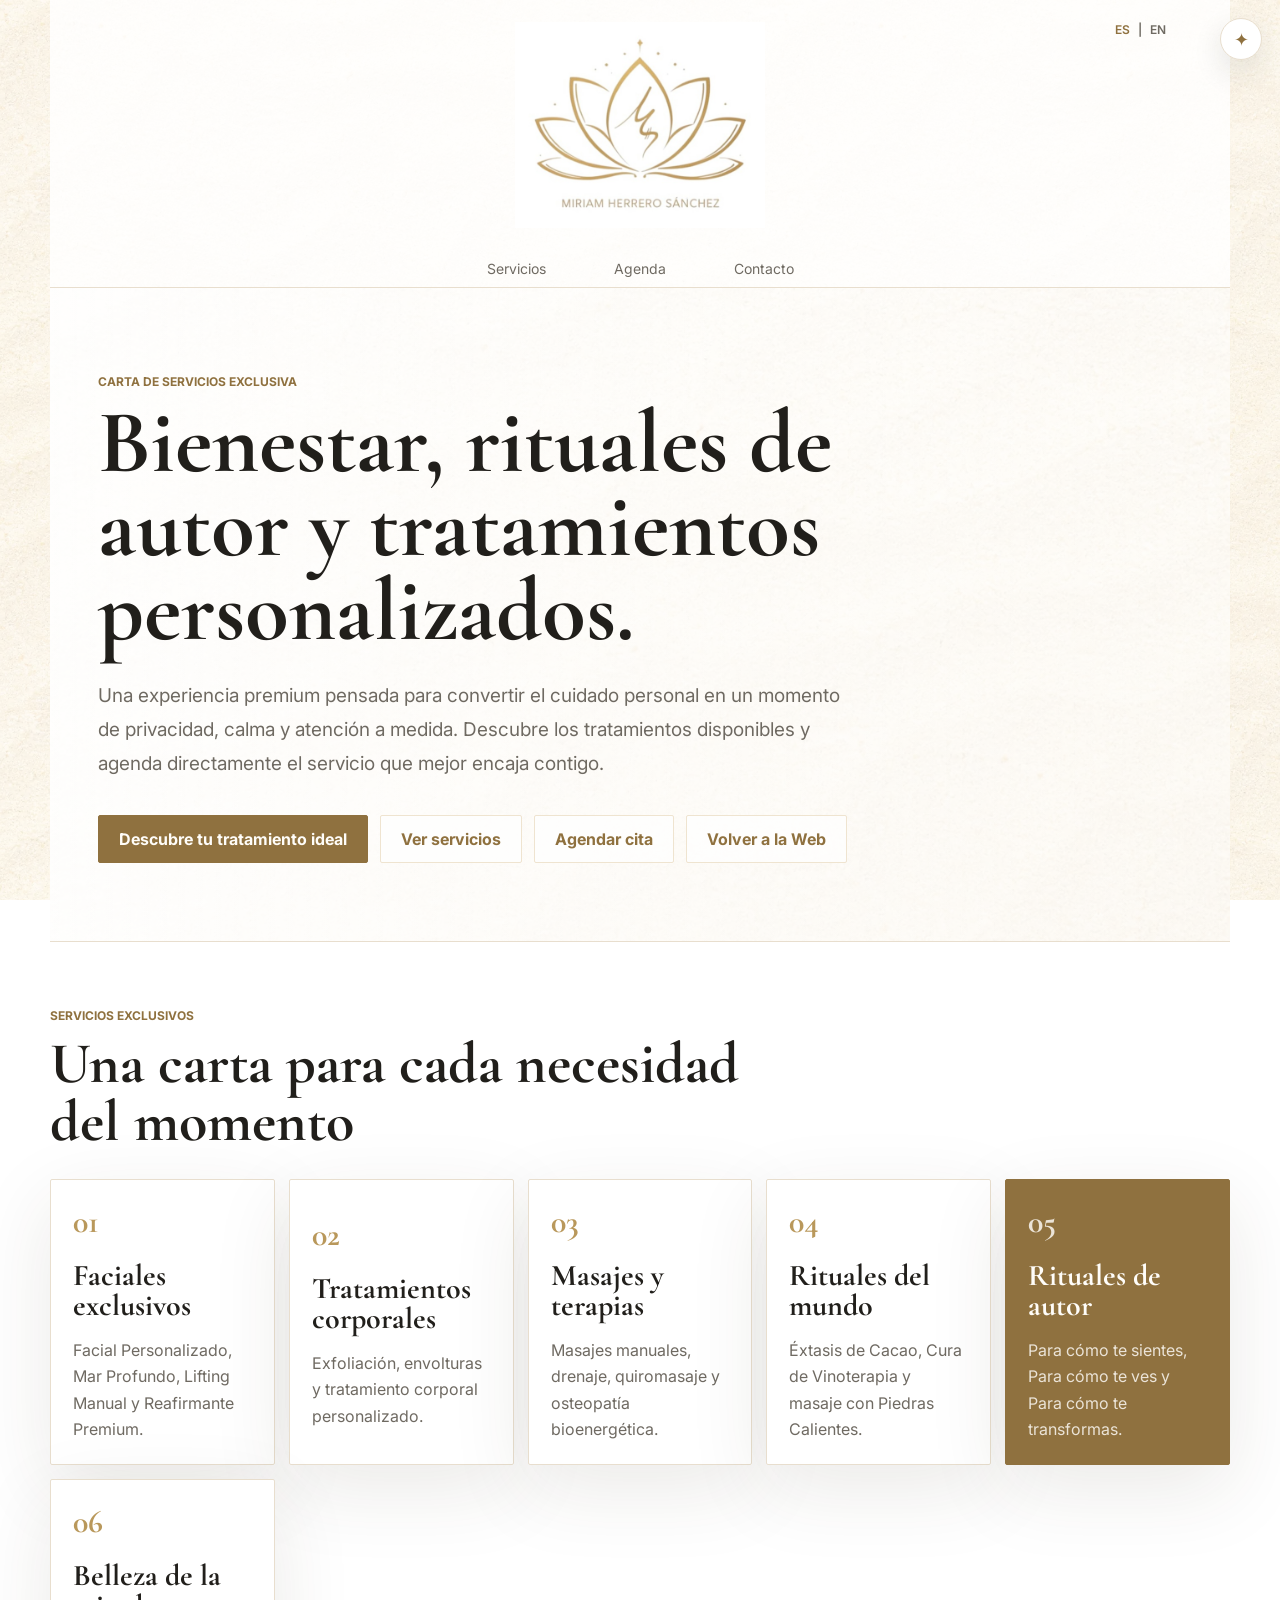
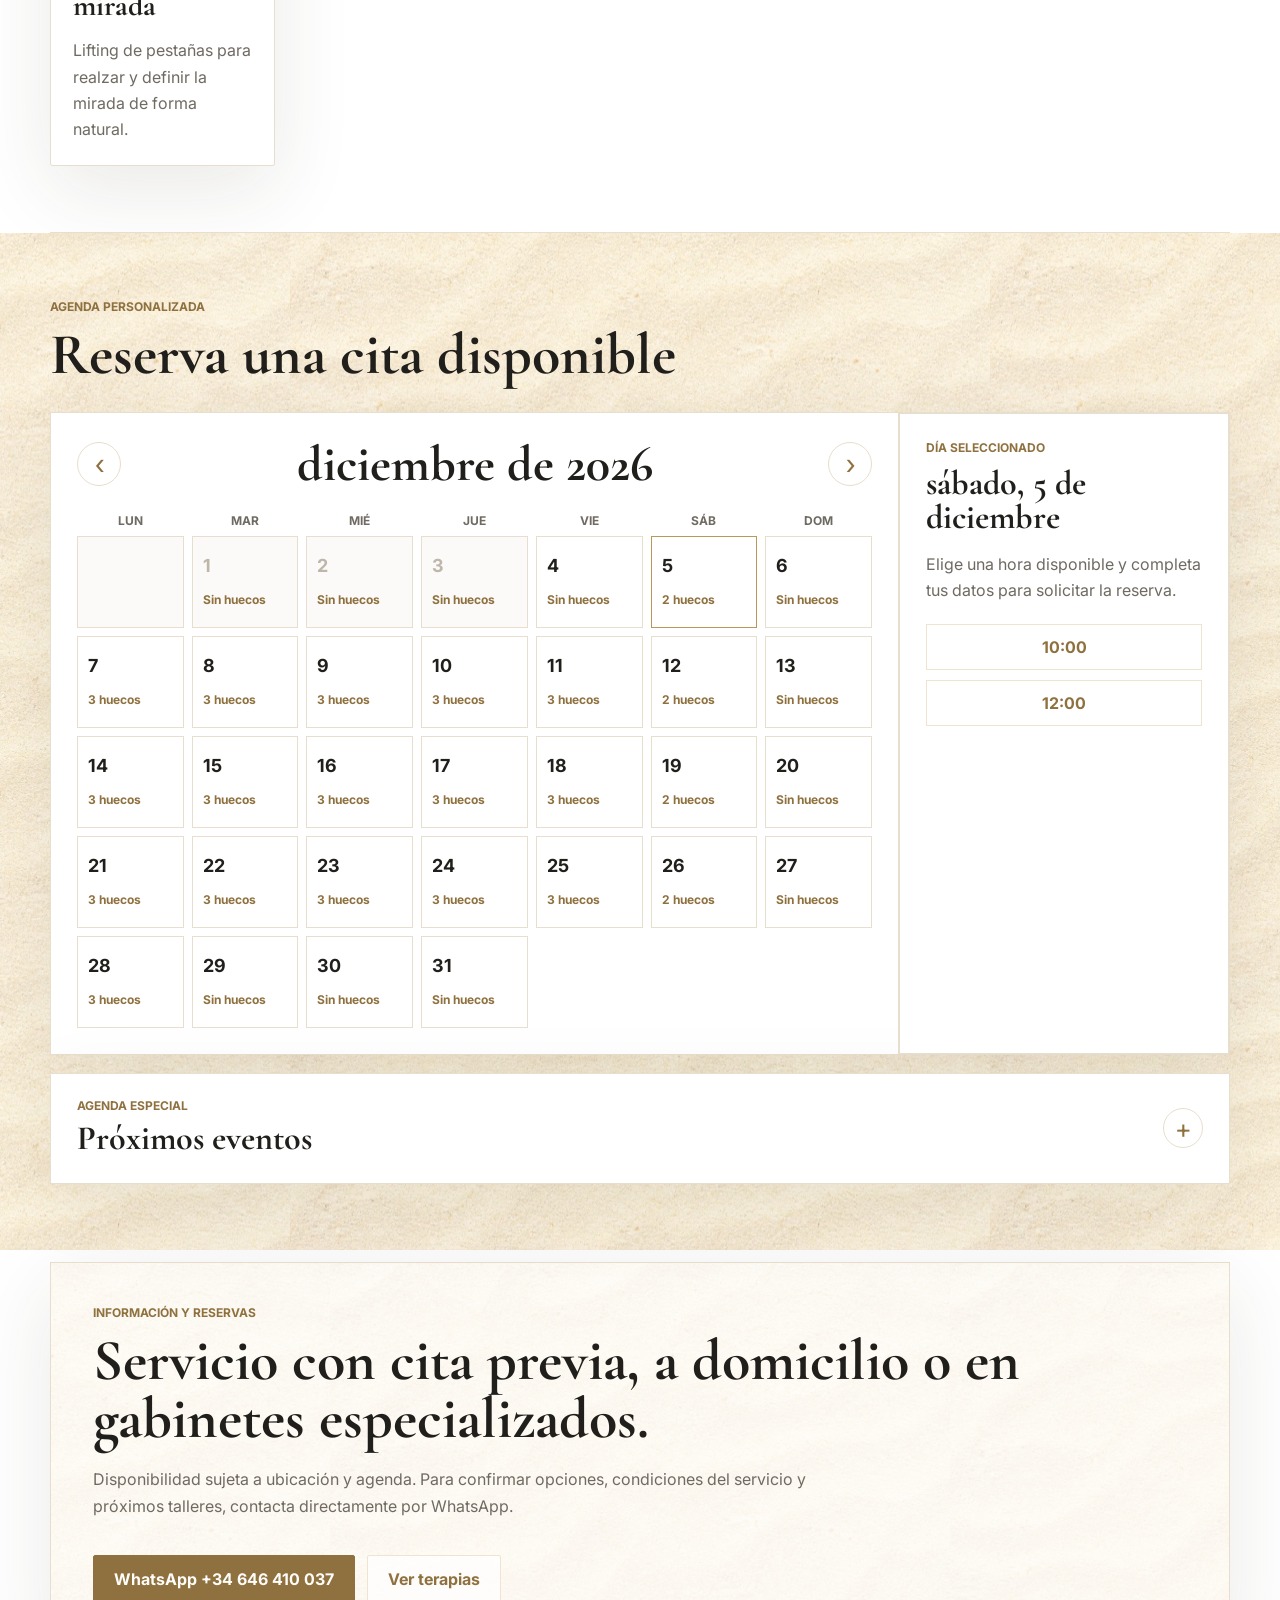
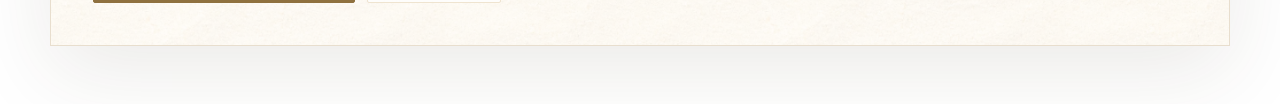
<file: index.html>
<!doctype html>
<html lang="es">
  <head>
    <meta charset="UTF-8" />
    <meta name="viewport" content="width=device-width, initial-scale=1.0" />
    <meta
      name="description"
      content="Servicios exclusivos, tratamientos personalizados y reservas de Miriam Herrero Sánchez."
    />
    <title>Miriam Herrero Sánchez | Servicios y reservas</title>
    <link rel="preconnect" href="https://fonts.googleapis.com" />
    <link rel="preconnect" href="https://fonts.gstatic.com" crossorigin />
    <link
      href="https://fonts.googleapis.com/css2?family=Cormorant+Garamond:wght@500;600;700&family=Inter:wght@400;500;600&display=swap"
      rel="stylesheet"
    />
    <link rel="stylesheet" href="./styles.css" />
  </head>
  <body>
    <div class="site-shell">
      <header class="site-header">
        <div class="language-switcher" aria-label="Seleccionar idioma">
          <a class="active" href="./index.html" lang="es" aria-current="page">ES</a>
          <span aria-hidden="true">|</span>
          <a href="./index-en.html" lang="en">EN</a>
        </div>
        <a class="brand" href="https://www.miriamherrerosanchez.com/" aria-label="Volver a la web de Miriam">
          <img src="./logo-cropped.jpeg" alt="Miriam Herrero Sánchez" />
        </a>
        <nav class="main-nav" aria-label="Navegación principal">
          <a href="#servicios">Servicios</a>
          <a href="#calendario">Agenda</a>
          <a href="#reserva">Contacto</a>
        </nav>
      </header>

      <main>
        <section class="hero" aria-labelledby="page-title">
          <video class="hero-video" autoplay muted loop playsinline preload="metadata" aria-hidden="true">
            <source src="./beach-hero.mp4" type="video/mp4" />
          </video>
          <div class="hero-video-overlay" aria-hidden="true"></div>
          <div class="hero-content">
            <p class="eyebrow">Carta de servicios exclusiva</p>
            <h1 id="page-title">Bienestar, rituales de autor y tratamientos personalizados.</h1>
            <p>
              Una experiencia premium pensada para convertir el cuidado personal en un momento de
              privacidad, calma y atención a medida. Descubre los tratamientos disponibles y agenda
              directamente el servicio que mejor encaja contigo.
            </p>
            <div class="hero-actions">
              <a class="primary-link" href="./ritual-finder.html">Descubre tu tratamiento ideal</a>
              <a class="secondary-link" href="#servicios">Ver servicios</a>
              <a class="secondary-link" href="#calendario">Agendar cita</a>
              <a class="secondary-link" href="https://www.miriamherrerosanchez.com/">Volver a la Web</a>
            </div>
          </div>
        </section>

        <section class="services-section" id="servicios" aria-labelledby="services-title">
          <div class="section-heading compact">
            <p class="eyebrow">Servicios exclusivos</p>
            <h2 id="services-title">Una carta para cada necesidad del momento</h2>
          </div>

          <div class="service-grid" aria-label="Familias de servicios">
            <button class="service-card" type="button" data-service-tab="faciales">
              <span>01</span>
              <h3>Faciales exclusivos</h3>
              <p>Facial Personalizado, Mar Profundo, Lifting Manual y Reafirmante Premium.</p>
            </button>
            <button class="service-card" type="button" data-service-tab="corporal">
              <span>02</span>
              <h3>Tratamientos corporales</h3>
              <p>Exfoliación, envolturas y tratamiento corporal personalizado.</p>
            </button>
            <button class="service-card" type="button" data-service-tab="masajes">
              <span>03</span>
              <h3>Masajes y terapias</h3>
              <p>Masajes manuales, drenaje, quiromasaje y osteopatía bioenergética.</p>
            </button>
            <button class="service-card" type="button" data-service-tab="rituales">
              <span>04</span>
              <h3>Rituales del mundo</h3>
              <p>Éxtasis de Cacao, Cura de Vinoterapia y masaje con Piedras Calientes.</p>
            </button>
            <button class="service-card featured" type="button" data-service-tab="autor">
              <span>05</span>
              <h3>Rituales de autor</h3>
              <p>Para cómo te sientes, Para cómo te ves y Para cómo te transformas.</p>
            </button>
            <button class="service-card" type="button" data-service-tab="mirada">
              <span>06</span>
              <h3>Belleza de la mirada</h3>
              <p>Lifting de pestañas para realzar y definir la mirada de forma natural.</p>
            </button>
          </div>

          <div class="service-modal" id="service-modal" aria-hidden="true">
            <div class="service-modal-backdrop" data-close-modal></div>
            <section
              class="service-modal-dialog"
              role="dialog"
              aria-modal="true"
              aria-labelledby="service-modal-title"
            >
              <button class="modal-close" type="button" aria-label="Cerrar servicios" data-close-modal>
                ×
              </button>
              <div class="service-detail" id="service-detail" aria-live="polite"></div>
            </section>
          </div>
        </section>

        <section class="calendar-section" id="calendario" aria-labelledby="calendar-title">
          <div class="section-heading compact">
            <p class="eyebrow">Agenda personalizada</p>
            <h2 id="calendar-title">Reserva una cita disponible</h2>
          </div>

          <div class="calendar-shell">
            <div class="calendar-main">
              <div class="calendar-toolbar">
                <button class="calendar-nav-button" type="button" id="prev-month" aria-label="Mes anterior">‹</button>
                <h3 id="calendar-month"></h3>
                <button class="calendar-nav-button" type="button" id="next-month" aria-label="Mes siguiente">›</button>
              </div>
              <div class="calendar-weekdays" aria-hidden="true">
                <span>Lun</span>
                <span>Mar</span>
                <span>Mié</span>
                <span>Jue</span>
                <span>Vie</span>
                <span>Sáb</span>
                <span>Dom</span>
              </div>
              <div class="calendar-grid" id="calendar-grid" aria-label="Calendario de disponibilidad"></div>
            </div>

            <aside class="day-panel" aria-live="polite">
              <p class="eyebrow">Día seleccionado</p>
              <h3 id="selected-date-title">Selecciona una fecha</h3>
              <p id="selected-date-copy">
                Los días con disponibilidad aparecen marcados en dorado. Elige un hueco para completar la reserva.
              </p>
              <div class="slot-list" id="slot-list"></div>
            </aside>
          </div>

          <details class="events-panel" id="eventos">
            <summary>
              <span>
                <span class="eyebrow">Agenda especial</span>
                <strong>Próximos eventos</strong>
              </span>
              <span class="events-toggle" aria-hidden="true">+</span>
            </summary>
            <div class="events-list" id="events-list"></div>
          </details>
        </section>

        <section class="reservation-band" id="reserva">
          <p class="eyebrow">Información y reservas</p>
          <h2>Servicio con cita previa, a domicilio o en gabinetes especializados.</h2>
          <p>
            Disponibilidad sujeta a ubicación y agenda. Para confirmar opciones, condiciones del
            servicio y próximos talleres, contacta directamente por WhatsApp.
          </p>
          <div class="reservation-actions">
            <a class="primary-link" href="https://wa.me/34646410037">WhatsApp +34 646 410 037</a>
            <a class="secondary-link" href="https://www.miriamherrerosanchez.com/terapias">Ver terapias</a>
          </div>
        </section>
      </main>
    </div>

    <button class="admin-entry" type="button" id="admin-entry" aria-label="Acceso Miriam">✦</button>

    <div class="booking-modal" id="booking-modal" aria-hidden="true">
      <div class="service-modal-backdrop" data-close-booking></div>
      <section class="booking-dialog" role="dialog" aria-modal="true" aria-labelledby="booking-title">
        <button class="modal-close" type="button" aria-label="Cerrar reserva" data-close-booking>×</button>
        <p class="eyebrow">Solicitud de reserva</p>
        <h2 id="booking-title">Completa tus datos</h2>
        <p id="booking-summary"></p>
        <form class="booking-form" id="booking-form">
          <label>
            Servicio
            <select id="booking-service" required></select>
          </label>
          <label>
            Nombre
            <input id="booking-name" type="text" autocomplete="name" required />
          </label>
          <label>
            Teléfono
            <input id="booking-phone" type="tel" autocomplete="tel" required />
          </label>
          <label>
            Email
            <input id="booking-email" type="email" autocomplete="email" required />
          </label>
          <label>
            Comentarios
            <textarea id="booking-comments" rows="4"></textarea>
          </label>
          <button class="primary-link" type="submit">Confirmar reserva</button>
        </form>
      </section>
    </div>

    <div class="admin-modal" id="admin-modal" aria-hidden="true">
      <div class="service-modal-backdrop" data-close-admin></div>
      <section class="admin-dialog" role="dialog" aria-modal="true" aria-labelledby="admin-title">
        <button class="modal-close" type="button" aria-label="Cerrar panel Miriam" data-close-admin>×</button>
        <div id="pin-panel">
          <p class="eyebrow">Acceso Miriam</p>
          <h2 id="admin-title">Panel privado</h2>
          <form class="pin-form" id="pin-form">
            <label>
              PIN de acceso
              <input id="admin-pin" type="password" inputmode="numeric" autocomplete="off" required />
            </label>
            <button class="primary-link" type="submit">Entrar</button>
            <p class="form-note" id="pin-error" aria-live="polite"></p>
          </form>
        </div>

        <div class="admin-panel" id="admin-panel" hidden>
          <div class="admin-heading">
            <div>
              <p class="eyebrow">Modo Miriam</p>
              <h2>Gestionar calendario</h2>
            </div>
            <button class="secondary-link" type="button" id="admin-logout">Salir</button>
          </div>

          <div class="admin-grid">
            <form class="admin-card" id="availability-form">
              <h3>Modificar horarios</h3>
              <label>
                Fecha
                <input id="availability-date" type="date" required />
              </label>
              <div class="availability-editor" id="availability-editor"></div>
              <p class="form-note">
                Marca los huecos disponibles para ese día. Si hay una cita ya reservada, ese hueco
                queda protegido y no se puede bloquear desde aquí.
              </p>
              <div class="admin-actions">
                <button class="primary-link" type="submit">Guardar disponibilidad</button>
                <button class="secondary-link" type="button" id="morning-only">Solo mañana</button>
                <button class="secondary-link" type="button" id="clear-day">Bloquear día</button>
              </div>
            </form>

            <form class="admin-card" id="manual-appointment-form">
              <h3>Añadir cita telefónica</h3>
              <label>
                Fecha
                <input id="manual-date" type="date" required />
              </label>
              <label>
                Hora
                <input id="manual-time" type="time" required />
              </label>
              <label>
                Nombre
                <input id="manual-name" type="text" required />
              </label>
              <label>
                Teléfono
                <input id="manual-phone" type="tel" required />
              </label>
              <label>
                Email
                <input id="manual-email" type="email" />
              </label>
              <label>
                Servicio
                <select id="manual-service"></select>
              </label>
              <button class="primary-link" type="submit">Añadir cita</button>
            </form>
          </div>

          <div class="admin-card appointments-card">
            <h3>Citas agendadas</h3>
            <div class="admin-appointments" id="admin-appointments"></div>
          </div>

          <div class="admin-grid event-admin-grid">
            <form class="admin-card" id="event-form">
              <h3>Añadir evento</h3>
              <label>
                Nombre del evento
                <input id="event-name" type="text" required />
              </label>
              <label>
                Lugar
                <input id="event-place" type="text" required />
              </label>
              <label>
                Fecha
                <input id="event-date" type="date" required />
              </label>
              <label>
                Duración
                <input id="event-duration" type="text" placeholder="Ej. 3 horas" required />
              </label>
              <label>
                Precio
                <input id="event-price" type="text" placeholder="Ej. 60 EUR" required />
              </label>
              <label>
                Contenido del evento
                <textarea id="event-content" rows="5" required></textarea>
              </label>
              <button class="primary-link" type="submit">Publicar evento</button>
              <p class="form-note" id="event-error" aria-live="polite"></p>
            </form>

            <div class="admin-card">
              <h3>Eventos publicados</h3>
              <div class="admin-events" id="admin-events"></div>
            </div>
          </div>
        </div>
      </section>
    </div>

    <script src="./script.js"></script>
  </body>
</html>
</file>
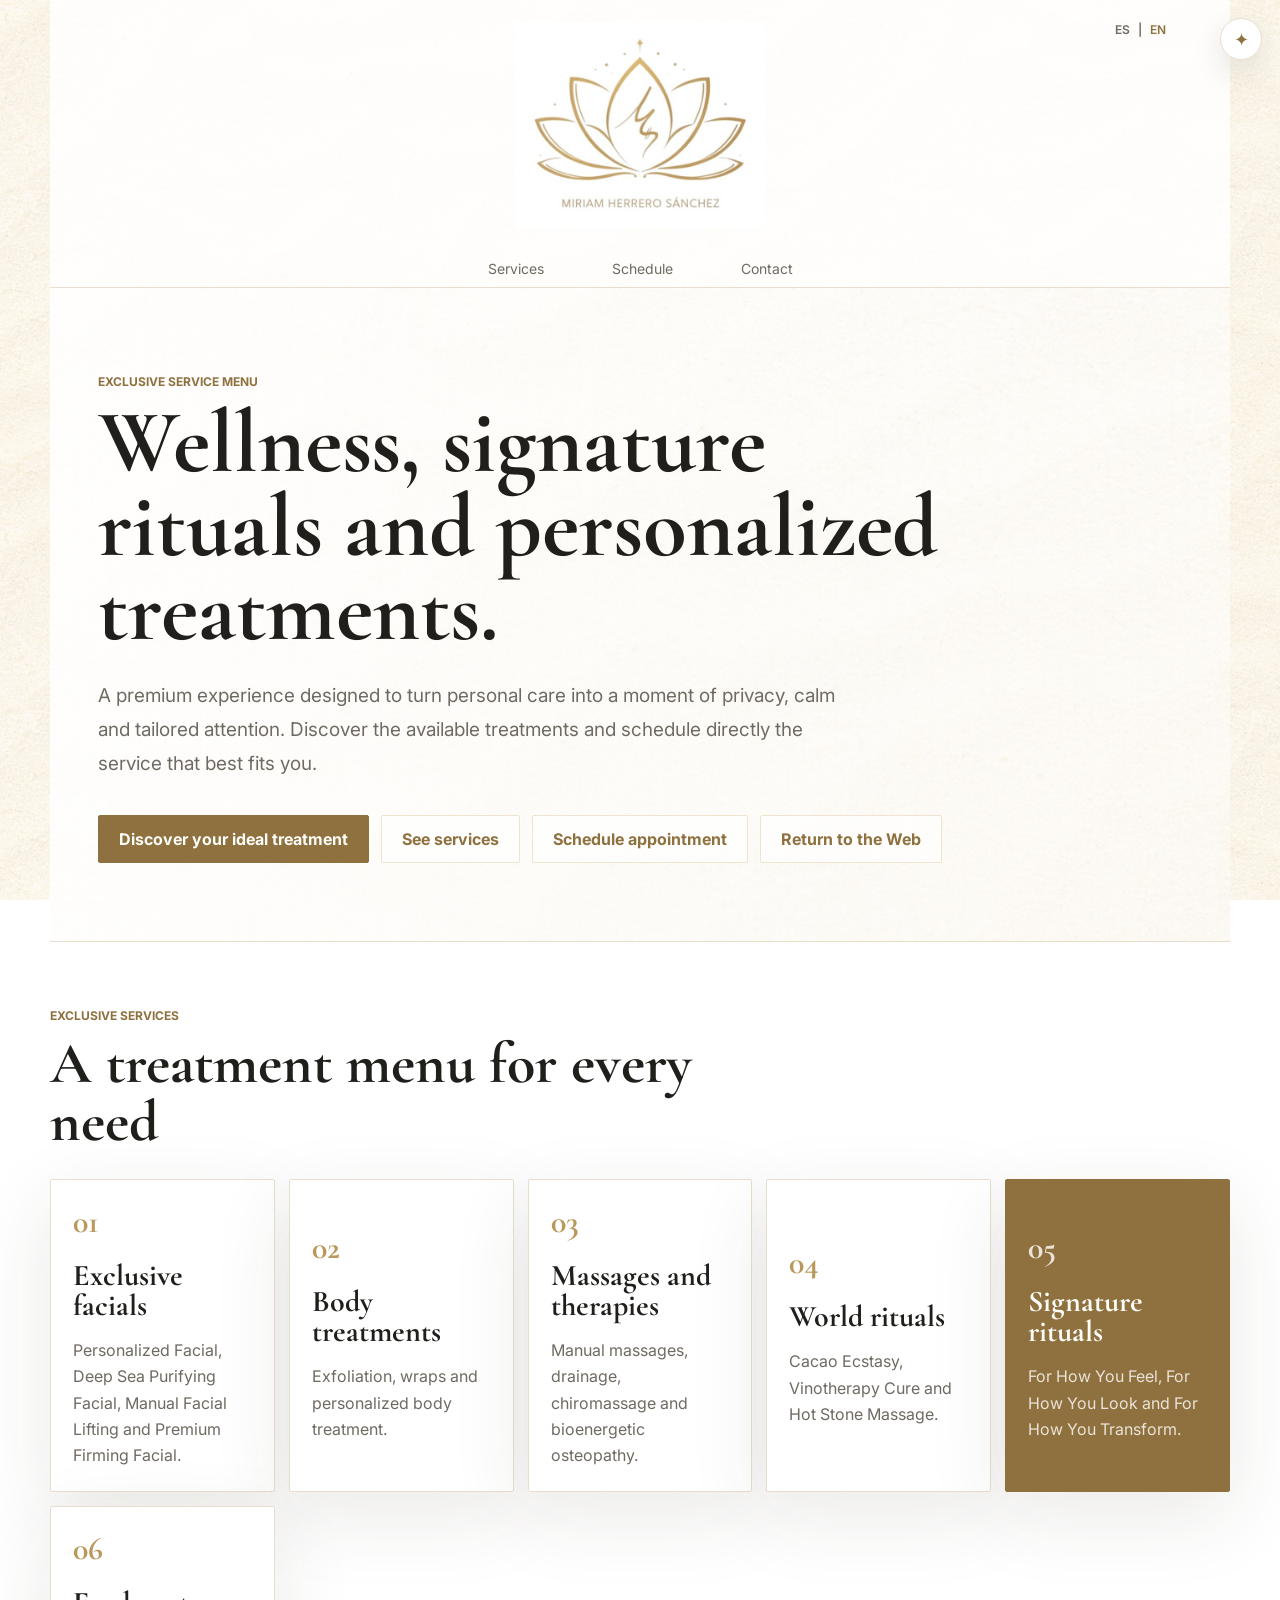
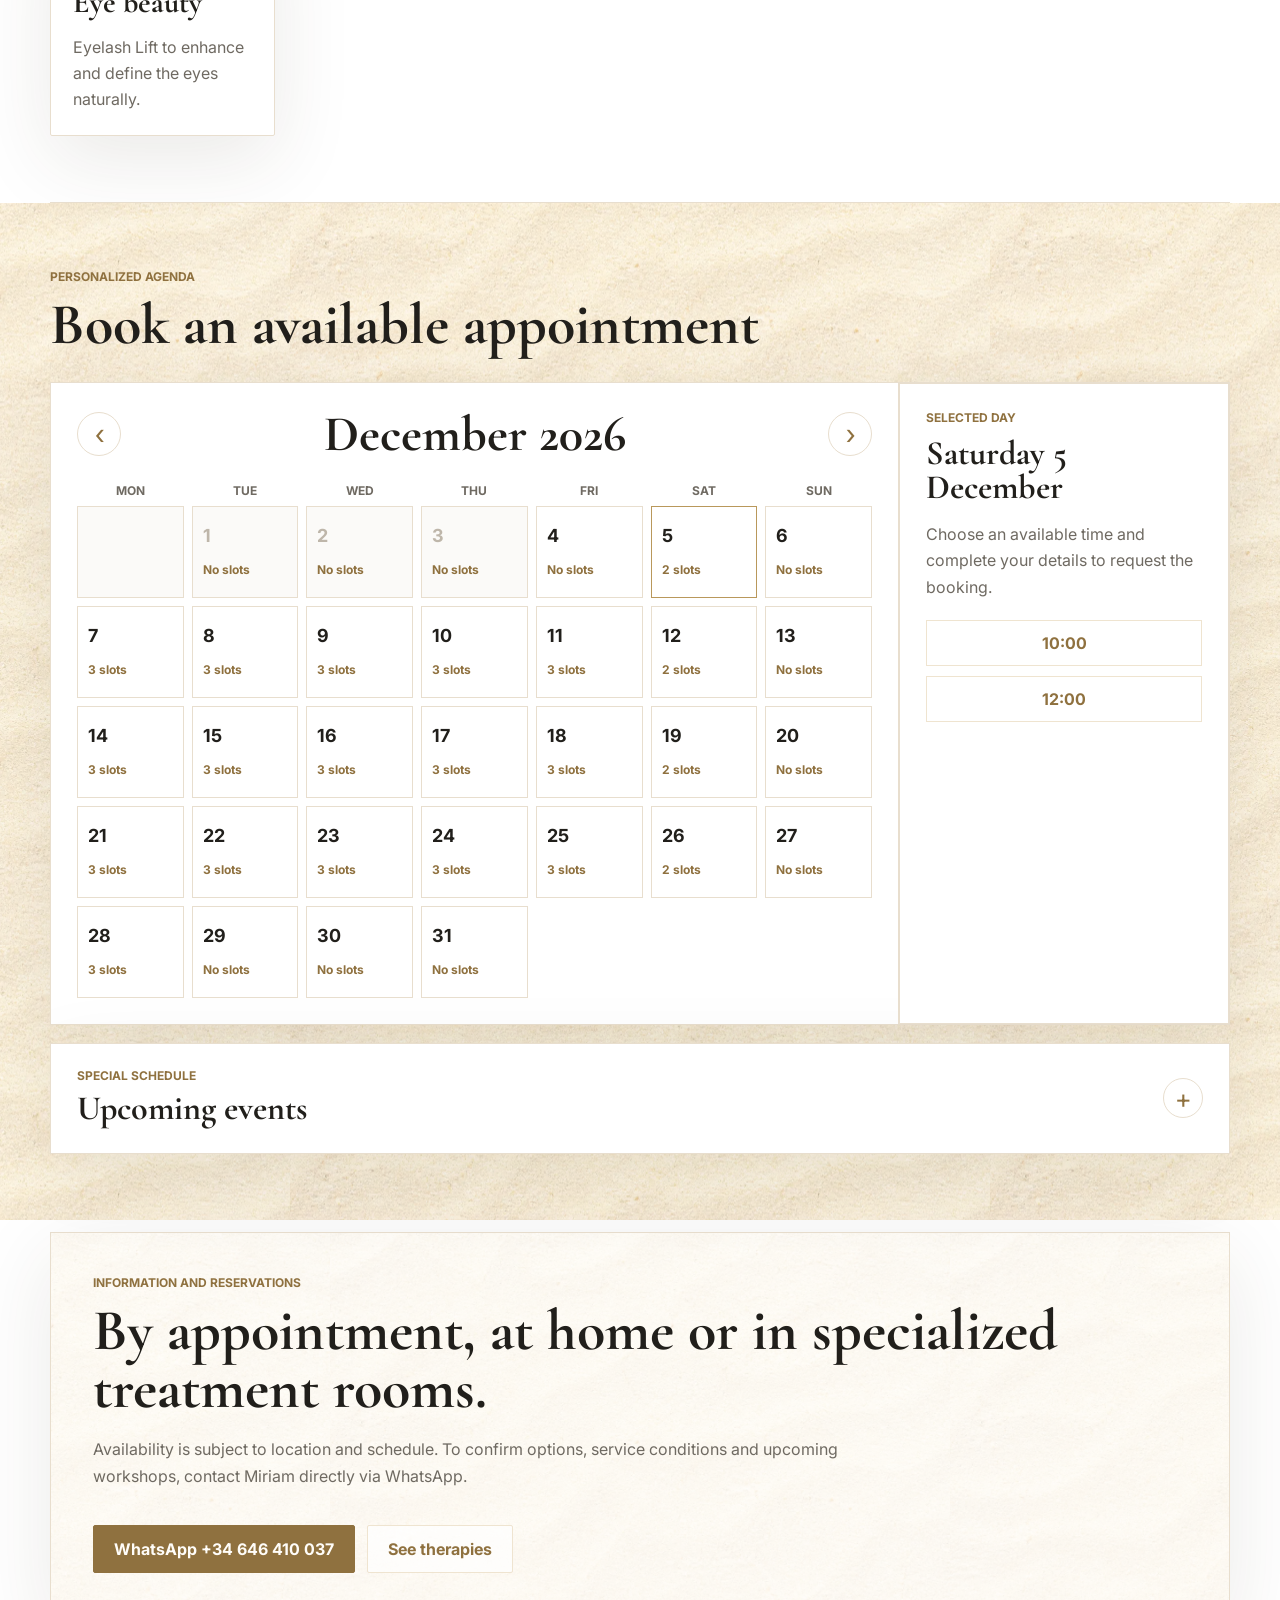
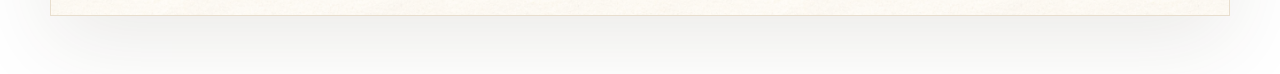
<file: index-en.html>
<!doctype html>
<html lang="en">
  <head>
    <meta charset="UTF-8">
    <meta name="viewport" content="width=device-width, initial-scale=1.0">
    <meta name="description" content="Exclusive services, personalized treatments and reservations from Miriam Herrero Sánchez.">
    <title>Miriam Herrero Sánchez | Services and reservations</title>
    <link rel="preconnect" href="https://fonts.googleapis.com">
    <link rel="preconnect" href="https://fonts.gstatic.com" crossorigin>
    <link href="https://fonts.googleapis.com/css2?family=Cormorant+Garamond:wght@500;600;700&amp;family=Inter:wght@400;500;600&amp;display=swap" rel="stylesheet">
    <link rel="stylesheet" href="./styles.css">
  </head>
  <body>
    <div class="site-shell">
      <header class="site-header">
        <div class="language-switcher" aria-label="Select language">
          <a href="./index.html" lang="es">ES</a>
          <span aria-hidden="true">|</span>
          <a class="active" href="./index-en.html" lang="en" aria-current="page">EN</a>
        </div>
        <a class="brand" href="https://www.miriamherrerosanchez.com/" aria-label="Return to Miriam's website">
          <img src="./logo-cropped.jpeg" alt="Miriam Herrero Sánchez">
        </a>
        <nav class="main-nav" aria-label="Main navigation">
          <a href="#servicios">Services</a>
          <a href="#calendario">Schedule</a>
          <a href="#reserva">Contact</a>
        </nav>
      </header>

      <main>
        <section class="hero" aria-labelledby="page-title">
          <video class="hero-video" autoplay muted loop playsinline preload="metadata" aria-hidden="true">
            <source src="./beach-hero.mp4" type="video/mp4">
          </video>
          <div class="hero-video-overlay" aria-hidden="true"></div>
          <div class="hero-content">
            <p class="eyebrow">Exclusive service menu</p>
            <h1 id="page-title">Wellness, signature rituals and personalized treatments.</h1>
            <p>
              A premium experience designed to turn personal care into a moment of
              privacy, calm and tailored attention. Discover the available treatments and schedule
              directly the service that best fits you.
            </p>
            <div class="hero-actions">
              <a class="primary-link" href="./ritual-finder-en.html">Discover your ideal treatment</a>
              <a class="secondary-link" href="#servicios">See services</a>
              <a class="secondary-link" href="#calendario">Schedule appointment</a>
              <a class="secondary-link" href="https://www.miriamherrerosanchez.com/">Return to the Web</a>
            </div>
          </div>
        </section>

        <section class="services-section" id="servicios" aria-labelledby="services-title">
          <div class="section-heading compact">
            <p class="eyebrow">Exclusive services</p>
            <h2 id="services-title">A treatment menu for every need</h2>
          </div>

          <div class="service-grid" aria-label="Service families">
            <button class="service-card" type="button" data-service-tab="faciales">
              <span>01</span>
              <h3>Exclusive facials</h3>
              <p>Personalized Facial, Deep Sea Purifying Facial, Manual Facial Lifting and Premium Firming Facial.</p>
            </button>
            <button class="service-card" type="button" data-service-tab="corporal">
              <span>02</span>
              <h3>Body treatments</h3>
              <p>Exfoliation, wraps and personalized body treatment.</p>
            </button>
            <button class="service-card" type="button" data-service-tab="masajes">
              <span>03</span>
              <h3>Massages and therapies</h3>
              <p>Manual massages, drainage, chiromassage and bioenergetic osteopathy.</p>
            </button>
            <button class="service-card" type="button" data-service-tab="rituales">
              <span>04</span>
              <h3>World rituals</h3>
              <p>Cacao Ecstasy, Vinotherapy Cure and Hot Stone Massage.</p>
            </button>
            <button class="service-card featured" type="button" data-service-tab="autor">
              <span>05</span>
              <h3>Signature rituals</h3>
              <p>For How You Feel, For How You Look and For How You Transform.</p>
            </button>
            <button class="service-card" type="button" data-service-tab="mirada">
              <span>06</span>
              <h3>Eye beauty</h3>
              <p>Eyelash Lift to enhance and define the eyes naturally.</p>
            </button>
          </div>

          <div class="service-modal" id="service-modal" aria-hidden="true">
            <div class="service-modal-backdrop" data-close-modal></div>
            <section class="service-modal-dialog" role="dialog" aria-modal="true" aria-labelledby="service-modal-title">
              <button class="modal-close" type="button" aria-label="Close services" data-close-modal>
                ×
              </button>
              <div class="service-detail" id="service-detail" aria-live="polite"></div>
            </section>
          </div>
        </section>

        <section class="calendar-section" id="calendario" aria-labelledby="calendar-title">
          <div class="section-heading compact">
            <p class="eyebrow">Personalized agenda</p>
            <h2 id="calendar-title">Book an available appointment</h2>
          </div>

          <div class="calendar-shell">
            <div class="calendar-main">
              <div class="calendar-toolbar">
                <button class="calendar-nav-button" type="button" id="prev-month" aria-label="Previous month">‹</button>
                <h3 id="calendar-month"></h3>
                <button class="calendar-nav-button" type="button" id="next-month" aria-label="Next month">›</button>
              </div>
              <div class="calendar-weekdays" aria-hidden="true">
                <span>Mon</span>
                <span>Tue</span>
                <span>Wed</span>
                <span>Thu</span>
                <span>Fri</span>
                <span>Sat</span>
                <span>Sun</span>
              </div>
              <div class="calendar-grid" id="calendar-grid" aria-label="Availability calendar"></div>
            </div>

            <aside class="day-panel" aria-live="polite">
              <p class="eyebrow">Selected day</p>
              <h3 id="selected-date-title">Select a date</h3>
              <p id="selected-date-copy">
                Available days are marked in gold. Choose a time to complete your booking.
              </p>
              <div class="slot-list" id="slot-list"></div>
            </aside>
          </div>

          <details class="events-panel" id="events">
            <summary>
              <span>
                <span class="eyebrow">Special schedule</span>
                <strong>Upcoming events</strong>
              </span>
              <span class="events-toggle" aria-hidden="true">+</span>
            </summary>
            <div class="events-list" id="events-list"></div>
          </details>
        </section>

        <section class="reservation-band" id="reserva">
          <p class="eyebrow">Information and reservations</p>
          <h2>By appointment, at home or in specialized treatment rooms.</h2>
          <p>
            Availability is subject to location and schedule. To confirm options, service conditions
            and upcoming workshops, contact Miriam directly via WhatsApp.
          </p>
          <div class="reservation-actions">
            <a class="primary-link" href="https://wa.me/34646410037">WhatsApp +34 646 410 037</a>
            <a class="secondary-link" href="https://www.miriamherrerosanchez.com/terapias">See therapies</a>
          </div>
        </section>
      </main>
    </div>

    <button class="admin-entry" type="button" id="admin-entry" aria-label="Miriam Access">✦</button>

    <div class="booking-modal" id="booking-modal" aria-hidden="true">
      <div class="service-modal-backdrop" data-close-booking></div>
      <section class="booking-dialog" role="dialog" aria-modal="true" aria-labelledby="booking-title">
        <button class="modal-close" type="button" aria-label="Close reservation" data-close-booking>×</button>
        <p class="eyebrow">Reservation request</p>
        <h2 id="booking-title">Complete your details</h2>
        <p id="booking-summary"></p>
        <form class="booking-form" id="booking-form">
          <label>
            Service
            <select id="booking-service" required></select>
          </label>
          <label>
            Name
            <input id="booking-name" type="text" autocomplete="name" required>
          </label>
          <label>
            Phone
            <input id="booking-phone" type="tel" autocomplete="tel" required>
          </label>
          <label>
            E-mail
            <input id="booking-email" type="email" autocomplete="email" required>
          </label>
          <label>
            Comments
            <textarea id="booking-comments" rows="4"></textarea>
          </label>
          <button class="primary-link" type="submit">Confirm reservation</button>
        </form>
      </section>
    </div>

    <div class="admin-modal" id="admin-modal" aria-hidden="true">
      <div class="service-modal-backdrop" data-close-admin></div>
      <section class="admin-dialog" role="dialog" aria-modal="true" aria-labelledby="admin-title">
        <button class="modal-close" type="button" aria-label="Close Miriam panel" data-close-admin>×</button>
        <div id="pin-panel">
          <p class="eyebrow">Miriam Access</p>
          <h2 id="admin-title">Private panel</h2>
          <form class="pin-form" id="pin-form">
            <label>
              Access PIN
              <input id="admin-pin" type="password" inputmode="numeric" autocomplete="off" required>
            </label>
            <button class="primary-link" type="submit">Enter</button>
            <p class="form-note" id="pin-error" aria-live="polite"></p>
          </form>
        </div>

        <div class="admin-panel" id="admin-panel" hidden>
          <div class="admin-heading">
            <div>
              <p class="eyebrow">Miriam Mode</p>
              <h2>Manage calendar</h2>
            </div>
            <button class="secondary-link" type="button" id="admin-logout">Log out</button>
          </div>

          <div class="admin-grid">
            <form class="admin-card" id="availability-form">
              <h3>Edit availability</h3>
              <label>
                Date
                <input id="availability-date" type="date" required>
              </label>
              <div class="availability-editor" id="availability-editor"></div>
              <p class="form-note">
                Select the available times for that day. Existing appointments remain protected
                and cannot be blocked from here.
              </p>
              <div class="admin-actions">
                <button class="primary-link" type="submit">Save availability</button>
                <button class="secondary-link" type="button" id="morning-only">Morning only</button>
                <button class="secondary-link" type="button" id="clear-day">Block day</button>
              </div>
            </form>

            <form class="admin-card" id="manual-appointment-form">
              <h3>Add phone appointment</h3>
              <label>
                Date
                <input id="manual-date" type="date" required>
              </label>
              <label>
                Time
                <input id="manual-time" type="time" required>
              </label>
              <label>
                Name
                <input id="manual-name" type="text" required>
              </label>
              <label>
                Phone
                <input id="manual-phone" type="tel" required>
              </label>
              <label>
                E-mail
                <input id="manual-email" type="email">
              </label>
              <label>
                Service
                <select id="manual-service"></select>
              </label>
              <button class="primary-link" type="submit">Add appointment</button>
            </form>
          </div>

          <div class="admin-card appointments-card">
            <h3>Scheduled appointments</h3>
            <div class="admin-appointments" id="admin-appointments"></div>
          </div>

          <div class="admin-grid event-admin-grid">
            <form class="admin-card" id="event-form">
              <h3>Add event</h3>
              <label>
                Event name
                <input id="event-name" type="text" required>
              </label>
              <label>
                Location
                <input id="event-place" type="text" required>
              </label>
              <label>
                Date
                <input id="event-date" type="date" required>
              </label>
              <label>
                Duration
                <input id="event-duration" type="text" placeholder="E.g. 3 hours" required>
              </label>
              <label>
                Price
                <input id="event-price" type="text" placeholder="E.g. 60 EUR" required>
              </label>
              <label>
                Event content
                <textarea id="event-content" rows="5" required></textarea>
              </label>
              <button class="primary-link" type="submit">Publish event</button>
              <p class="form-note" id="event-error" aria-live="polite"></p>
            </form>

            <div class="admin-card">
              <h3>Published events</h3>
              <div class="admin-events" id="admin-events"></div>
            </div>
          </div>
        </div>
      </section>
    </div>

    <script src="./script-en.js"></script>
  </body>
</html>
</file>
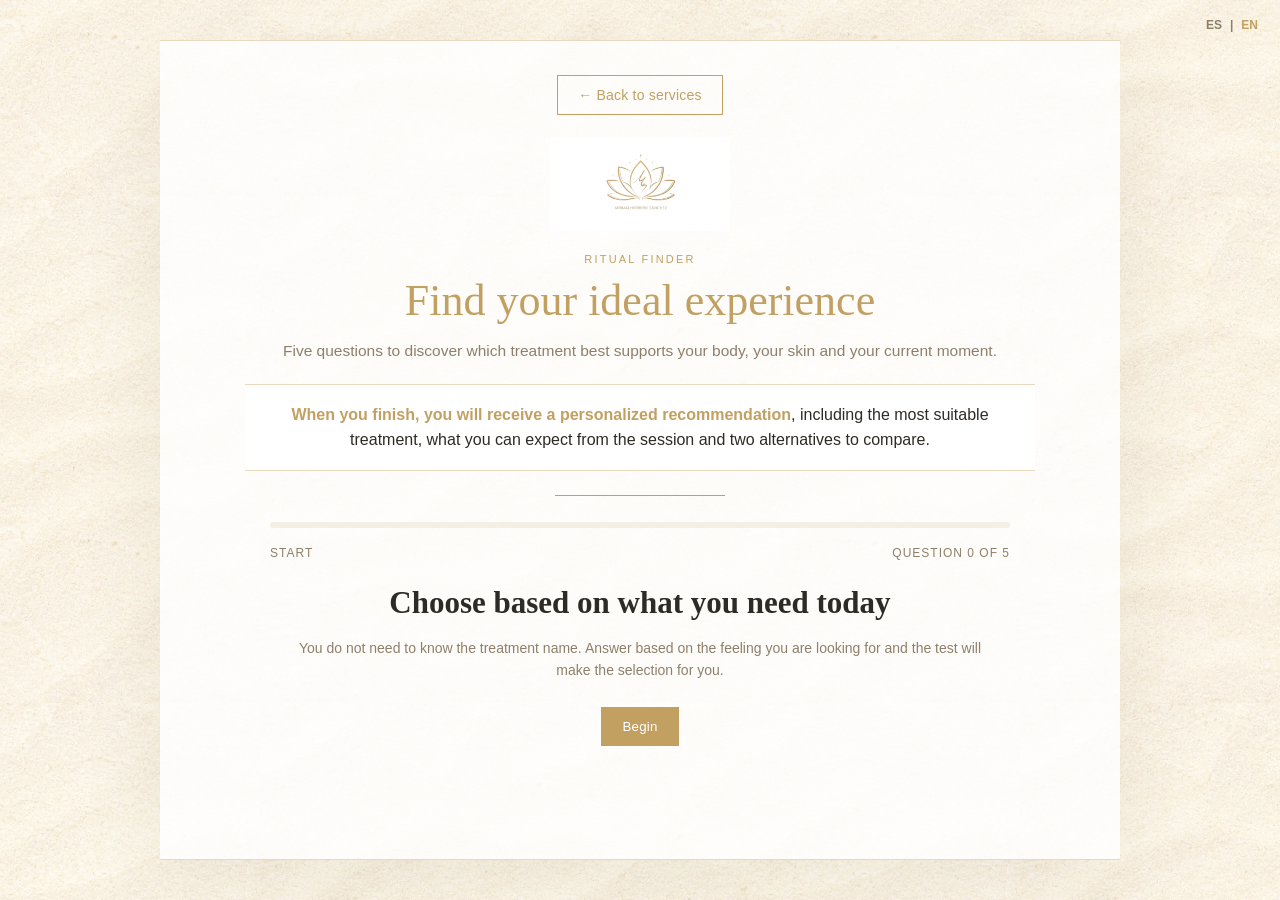
<file: ritual-finder-en.html>
<!DOCTYPE html>
<html lang="en">
<head>
<meta charset="UTF-8" />
<meta name="viewport" content="width=device-width, initial-scale=1.0"/>
<title>Ritual Finder | Miriam Herrero Sánchez</title>
<style>
:root {
  --gold:#C1A062;
  --gold-soft:#E8D9BE;
  --dark:#2E2A26;
  --taupe:#8E7F6A;
  --line:#eadcc3;
  --white:#fff;
}
*{box-sizing:border-box}
body{
  position:relative;
  margin:0;
  background:
    linear-gradient(rgba(255,255,255,.58),rgba(255,255,255,.58)),
    url("./sand-texture.webp") center / 760px auto repeat;
  color:var(--dark);
  font-family:Georgia,"Times New Roman",serif;
}
.language-switcher{
  position:absolute;
  top:18px;
  right:22px;
  z-index:2;
  display:flex;
  gap:8px;
  align-items:center;
  color:var(--taupe);
  font:700 12px Arial,sans-serif;
}
.language-switcher a{color:inherit;text-decoration:none}
.language-switcher a.active{color:var(--gold)}
.page{
  min-height:100vh;
  display:flex;
  justify-content:center;
  padding:40px 16px;
}
.card{
  width:min(960px,100%);
  border-top:1px solid var(--gold-soft);
  border-bottom:1px solid var(--gold-soft);
  padding:34px 34px 40px;
  background:rgba(255,255,255,.82);
  box-shadow:0 24px 80px rgba(80,62,30,.08);
}
.logo{
  display:block;
  width:180px;
  max-width:54%;
  margin:0 auto 22px;
  opacity:.92;
}
.eyebrow{
  text-align:center;
  color:var(--gold);
  text-transform:uppercase;
  letter-spacing:2.2px;
  font-family:Arial,sans-serif;
  font-size:11px;
  margin-bottom:10px;
}
h1{
  text-align:center;
  color:var(--gold);
  font-weight:400;
  font-size:clamp(30px,4vw,44px);
  margin:0 0 12px;
}
.subtitle{
  text-align:center;
  max-width:760px;
  margin:0 auto 20px;
  color:var(--taupe);
  font-family:Arial,sans-serif;
  font-size:15.5px;
  line-height:1.65;
}
.hook{
  max-width:790px;
  margin:20px auto 24px;
  padding:17px 20px;
  border-top:1px solid var(--gold-soft);
  border-bottom:1px solid var(--gold-soft);
  text-align:center;
  font-family:Arial,sans-serif;
  line-height:1.6;
  color:var(--dark);
  background:#fff;
}
.hook strong{color:var(--gold)}
.divider{
  width:170px;
  height:1px;
  background:var(--gold);
  margin:20px auto 26px;
}
.progress{
  height:6px;
  background:#f4eee4;
  border-radius:999px;
  overflow:hidden;
  margin:6px auto 18px;
  max-width:740px;
}
.progress span{
  display:block;
  height:100%;
  width:0;
  background:var(--gold);
  transition:width .25s ease;
}
.status{
  display:flex;
  justify-content:space-between;
  gap:12px;
  max-width:740px;
  margin:0 auto 24px;
  font-family:Arial,sans-serif;
  color:var(--taupe);
  font-size:12px;
  text-transform:uppercase;
  letter-spacing:1px;
}
.question,.result,.intro-screen{
  max-width:820px;
  margin:0 auto;
}
.route-label{
  color:var(--gold);
  text-transform:uppercase;
  font-family:Arial,sans-serif;
  font-size:12px;
  letter-spacing:1.8px;
  margin-bottom:8px;
  text-align:center;
}
.context{
  text-align:center;
  font-family:Arial,sans-serif;
  color:var(--taupe);
  font-size:14px;
  line-height:1.55;
  margin:0 auto 19px;
  max-width:720px;
}
h2{
  text-align:center;
  font-size:clamp(22px,3vw,31px);
  line-height:1.24;
  margin:0 0 16px;
  font-weight:600;
}
.options{display:grid;gap:12px}
.option{
  border:1px solid var(--line);
  padding:15px 17px;
  background:#fff;
  color:var(--dark);
  cursor:pointer;
  font-family:Arial,sans-serif;
  font-size:15px;
  line-height:1.35;
  transition:all .18s ease;
  text-align:left;
  position:relative;
}
.option::after{
  content:"";
  position:absolute;
  left:0;
  top:0;
  width:3px;
  height:100%;
  background:transparent;
  transition:background .18s ease;
}
.option:hover{
  border-color:var(--gold);
  color:#7f6331;
  transform:translateY(-1px);
}
.option:hover::after{background:var(--gold)}
.option small{
  display:block;
  margin-top:5px;
  color:var(--taupe);
  font-size:12.5px;
  line-height:1.38;
}
.nav{
  display:flex;
  justify-content:center;
  gap:12px;
  margin-top:25px;
  flex-wrap:wrap;
}
.page-nav{
  display:flex;
  justify-content:center;
  margin-bottom:22px;
}
.page-link,
.booking-link{
  display:inline-flex;
  align-items:center;
  justify-content:center;
  border:1px solid var(--gold);
  padding:11px 20px;
  color:var(--gold);
  font-family:Arial,sans-serif;
  font-size:14px;
  text-decoration:none;
  letter-spacing:.2px;
}
.booking-link{
  color:#fff;
  background:var(--gold);
}
button{
  border:1px solid var(--gold);
  background:#fff;
  color:var(--gold);
  padding:11px 20px;
  font-family:Arial,sans-serif;
  cursor:pointer;
  letter-spacing:.2px;
}
button.primary{background:var(--gold);color:#fff}
button:disabled{opacity:.35;cursor:not-allowed}
.result{text-align:center}
.result-label{
  color:var(--gold);
  font-family:Arial,sans-serif;
  text-transform:uppercase;
  letter-spacing:1.7px;
  font-size:12px;
  margin-bottom:12px;
}
.treatment{
  font-size:clamp(30px,4vw,44px);
  color:var(--dark);
  margin:0 0 10px;
  font-weight:600;
}
.meta{
  color:var(--gold);
  font-family:Arial,sans-serif;
  font-weight:700;
  margin-bottom:18px;
}
.reason{
  font-family:Arial,sans-serif;
  font-size:16px;
  line-height:1.65;
  max-width:720px;
  margin:0 auto 18px;
}
.result-grid{
  display:grid;
  grid-template-columns:1fr 1fr;
  gap:18px;
  max-width:760px;
  margin:22px auto;
  text-align:left;
}
.result-box{
  border-top:1px solid var(--gold-soft);
  border-bottom:1px solid var(--gold-soft);
  padding:17px 0;
  font-family:Arial,sans-serif;
  color:var(--taupe);
  line-height:1.7;
}
.result-box strong{color:var(--dark)}
.result-box ul{margin:8px 0 0;padding-left:18px}
.cta{
  max-width:720px;
  margin:24px auto 0;
  padding:18px 20px;
  border:1px solid var(--gold-soft);
  font-family:Arial,sans-serif;
  line-height:1.65;
  color:var(--dark);
  background:#fff;
}
.cta strong{color:var(--gold)}
.hidden{display:none}
@media(max-width:700px){
  .card{padding:28px 18px 34px}
  .option{font-size:14px}
  .status{display:block;text-align:center;line-height:1.8}
  .result-grid{grid-template-columns:1fr}
}
</style>
</head>
<body>
<div class="language-switcher" aria-label="Select language">
  <a href="./ritual-finder.html" lang="es">ES</a>
  <span aria-hidden="true">|</span>
  <a class="active" href="./ritual-finder-en.html" lang="en" aria-current="page">EN</a>
</div>
<main class="page">
<section class="card">
<nav class="page-nav" aria-label="Ritual Finder navigation">
  <a class="page-link" href="./index-en.html#servicios">← Back to services</a>
</nav>
<img class="logo" src="[data-uri]" alt="Miriam Herrero Sánchez logo"/>
<div class="eyebrow">Ritual Finder</div>
<h1>Find your ideal experience</h1>
<p class="subtitle">Five questions to discover which treatment best supports your body, your skin and your current moment.</p>
<div class="hook">
  <strong>When you finish, you will receive a personalized recommendation</strong>, including the most suitable treatment, what you can expect from the session and two alternatives to compare.
</div>
<div class="divider"></div>
<div class="progress"><span id="progressBar"></span></div>
<div class="status"><span id="routeStatus">Start</span><span id="questionStatus">Question 0 of 5</span></div>

<div id="intro" class="intro-screen">
  <h2>Choose based on what you need today</h2>
  <p class="context">You do not need to know the treatment name. Answer based on the feeling you are looking for and the test will make the selection for you.</p>
  <div class="nav"><button class="primary" onclick="startQuiz()">Begin</button></div>
</div>

<div id="quiz" class="question hidden"></div>
<div id="result" class="result hidden"></div>
</section>
</main>

<script>
const DATA = {"entry": {"title": "What would you like this experience to do for you today?", "context": "Choose from the feeling you need most now. In five questions you will receive a personalized recommendation.", "options": [{"text": "Relax and slow down", "sub": "I need calm, rest or release mental tension.", "route": "calm", "tags": ["calma", "descanso", "estres"]}, {"text": "Improve my face or my look", "sub": "I'm looking for luminosity, cleanliness, facial firmness or enhancing eyelashes.", "route": "face", "tags": ["facial", "piel", "mirada"]}, {"text": "Release physical tension", "sub": "I feel muscle strain, contractures or need manual therapy.", "route": "manual", "tags": ["muscular", "tension", "manual"]}, {"text": "Take care of my body and feel lighter", "sub": "I want to work on circulation, retention, skin texture or silhouette.", "route": "body", "tags": ["corporal", "circulacion", "piel"]}, {"text": "Give me a sensory ritual", "sub": "I am looking for an immersive experience, with heat, aromas or treatments from the world.", "route": "sensory", "tags": ["sensorial", "ritual", "lujo"]}, {"text": "Live a comprehensive author experience", "sub": "I want something deeper, personalized and premium.", "route": "author", "tags": ["autor", "premium", "integral"]}]}, "routes": {"calm": {"label": "Calm and rest route", "questions": [{"title": "What kind of rest do you need?", "context": "Not every pause has the same depth. Here we fine-tune the accompaniment level.", "options": [{"text": "A brief and localized pause", "sub": "I need to disconnect without a long session.", "tags": ["breve", "antiestrés"]}, {"text": "Complete body relaxation", "sub": "I want massage, aromas and general balance.", "tags": ["holistico", "calma"]}, {"text": "A deep experience without rushing", "sub": "I really need to stop and recover center.", "tags": ["autor", "sientes", "premium"]}]}, {"title": "Where do you feel the burden most?", "context": "The dominant zone helps to choose between massage, reflexology or author's ritual.", "options": [{"text": "Head, neck and shoulders", "sub": "Mental load or high tension.", "tags": ["antiestrés", "cuello", "tension"]}, {"text": "full body", "sub": "I feel exhausted in general.", "tags": ["holistico", "calma"]}, {"text": "Feet and general balance", "sub": "I'm looking for a gentle way of regulation.", "tags": ["reflexologia", "calma"]}, {"text": "Nervous system and emotions", "sub": "I need a deeper experience.", "tags": ["sientes", "autor"]}]}, {"title": "What intensity do you prefer?", "context": "The objective is for the session to accompany your state without forcing it.", "options": [{"text": "Smooth and continuous", "sub": "I want to feel calm and containment.", "tags": ["holistico", "calma"]}, {"text": "Medium, with real relief", "sub": "Relaxing, but works loaded areas.", "tags": ["antiestrés", "tension"]}, {"text": "Deep and restorative", "sub": "I need a more complete experience.", "tags": ["sientes", "premium"]}]}, {"title": "When you finish, what would you like to feel?", "context": "The final sensation defines the recommendation.", "options": [{"text": "I have released tension quickly", "sub": "I'm looking for direct relief.", "tags": ["antiestrés", "breve"]}, {"text": "I am in balance", "sub": "I want global and sensory well-being.", "tags": ["holistico", "reflexologia"]}, {"text": "I have come back to me", "sub": "I want deep, premium calm.", "tags": ["sientes", "autor", "premium"]}]}]}, "face": {"label": "Face and gaze route", "questions": [{"title": "What do you want to prioritize?", "context": "Within this route we differentiate skin, firmness, deep cleansing and beauty of the look.", "options": [{"text": "Balance and illuminate the skin", "sub": "I want an adapted facial treatment.", "tags": ["facial_personalizado", "piel"]}, {"text": "Deep facial cleansing", "sub": "I need hygiene, steam and extraction.", "tags": ["mar_profundo", "limpieza"]}, {"text": "Firmness and facial lifting effect", "sub": "I seek to work on tone, light and structure.", "tags": ["lifting_facial", "firmeza"]}, {"text": "Enhance the look", "sub": "I want to lift, curve and define my eyelashes.", "tags": ["pestanas", "mirada"]}]}, {"title": "What visual result would you like to notice?", "context": "This response refines the facial or look treatment.", "options": [{"text": "More balanced and luminous skin", "sub": "Natural, cared for and comfortable.", "tags": ["facial_personalizado", "piel"]}, {"text": "Cleaner and fresher skin", "sub": "Feeling of deep hygiene.", "tags": ["mar_profundo", "limpieza"]}, {"text": "Firmer and more rested face", "sub": "I want to improve firmness and luminosity.", "tags": ["lifting_facial", "reafirmante"]}, {"text": "More open and defined look", "sub": "Elegant and natural result.", "tags": ["pestanas", "mirada"]}]}, {"title": "What type of experience do you prefer?", "context": "You can choose a specific treatment or a more comprehensive aesthetic experience.", "options": [{"text": "Specific and personalized", "sub": "I want something effective and adapted.", "tags": ["facial_personalizado"]}, {"text": "Deep and purifying", "sub": "I want complete hygiene.", "tags": ["mar_profundo"]}, {"text": "Firming and premium", "sub": "I want more technique and visible effect.", "tags": ["lifting_facial", "reafirmante"]}, {"text": "Author's comprehensive beauty", "sub": "I want face, skin and well-being in a complete experience.", "tags": ["ves", "autor", "premium"]}]}, {"title": "How much time do you want to dedicate?", "context": "The duration helps to separate specific treatment, complete facial and signature ritual.", "options": [{"text": "50 minutes", "sub": "Concrete facial treatment.", "tags": ["facial_personalizado", "reafirmante"]}, {"text": "80 minutes", "sub": "Deep hygiene, facial or look lifting.", "tags": ["mar_profundo", "lifting_facial", "pestanas"]}, {"text": "110 minutes", "sub": "Comprehensive author experience.", "tags": ["ves", "autor", "premium"]}]}]}, "manual": {"label": "Massage and manual therapy route", "questions": [{"title": "What kind of manual work do you need?", "context": "Here we distinguish between relaxation, muscle unloading, drainage, aesthetics and integrative therapy.", "options": [{"text": "Relaxation and rest", "sub": "I need to reduce physical and mental tension.", "tags": ["antiestrés", "calma"]}, {"text": "Contractures or deep tension", "sub": "I need specific muscle work.", "tags": ["tejido_profundo", "quiromasaje"]}, {"text": "Retention or circulation", "sub": "I want to activate and drain.", "tags": ["drenaje", "circulacion"]}, {"text": "Energetic-integrative work", "sub": "I am looking for a more global approach.", "tags": ["osteopatia", "integrativo"]}]}, {"title": "Where is the need most concentrated?", "context": "The area or body sensation helps us to specify.", "options": [{"text": "Back, neck or shoulders", "sub": "Muscle or postural tension.", "tags": ["tejido_profundo", "quiromasaje", "tension"]}, {"text": "Legs or feeling of heaviness", "sub": "Retention, circulation or drainage.", "tags": ["drenaje", "circulacion"]}, {"text": "Feet and general balance", "sub": "Reflex work and global well-being.", "tags": ["reflexologia", "calma"]}, {"text": "full body", "sub": "I want a more global therapy.", "tags": ["holistico", "osteopatia"]}]}, {"title": "What intensity suits you best?", "context": "Not all manual therapies have the same rhythm.", "options": [{"text": "Smooth and rhythmic", "sub": "I am looking for drainage, reflexology or relaxation.", "tags": ["drenaje", "reflexologia", "holistico"]}, {"text": "Medium and balanced", "sub": "I want relief without too much intensity.", "tags": ["antiestrés", "quiromasaje"]}, {"text": "Deep and specific", "sub": "I need clear muscle release.", "tags": ["tejido_profundo", "quiromasaje"]}, {"text": "Global and integrative", "sub": "I want an 80 minute therapy.", "tags": ["osteopatia", "integrativo"]}]}, {"title": "What result do you expect?", "context": "The final sensation guides the recommendation.", "options": [{"text": "Rest and release stress", "sub": "Body and mental calm.", "tags": ["antiestrés", "holistico"]}, {"text": "Improve mobility and contractures", "sub": "More specific muscle relief.", "tags": ["tejido_profundo", "quiromasaje"]}, {"text": "feel lighter", "sub": "Drainage and circulation.", "tags": ["drenaje", "circulacion"]}, {"text": "Global harmony", "sub": "Physical and energetic balance.", "tags": ["osteopatia", "integrativo"]}]}]}, "body": {"label": "Body and wraps route", "questions": [{"title": "What does your body need now?", "context": "The body route can be aimed at skin, hydration, lightness or personalized treatment.", "options": [{"text": "Renew the skin", "sub": "Exfoliation, softness and luminosity.", "tags": ["exfoliacion", "piel"]}, {"text": "Moisturize and nourish", "sub": "Pink clay and body comfort.", "tags": ["arcilla", "piel"]}, {"text": "Detoxify and lighten", "sub": "Spirulina, algae and detox sensation.", "tags": ["espirulina", "circulacion"]}, {"text": "Work on a specific body goal", "sub": "Anti-cellulite, circulatory, firming or detoxifying.", "tags": ["corporal_personalizado", "premium"]}]}, {"title": "What kind of texture or feel are you looking for?", "context": "This helps us choose between exfoliation, wrap or body program.", "options": [{"text": "Soft and renewed skin", "sub": "I want a more direct treatment.", "tags": ["exfoliacion"]}, {"text": "Nourished and elastic skin", "sub": "I want hydration and comfort.", "tags": ["arcilla"]}, {"text": "Lighter body", "sub": "I want to activate and download.", "tags": ["espirulina", "circulacion"]}, {"text": "More worked body", "sub": "I want a specific body goal.", "tags": ["corporal_personalizado", "maderoterapia"]}]}, {"title": "What length fits best?", "context": "Body treatments are ordered by intensity and depth.", "options": [{"text": "25 minutes", "sub": "Aesthetic localized work.", "tags": ["masaje_estetico"]}, {"text": "50 minutes", "sub": "Exfoliation or wood therapy.", "tags": ["exfoliacion", "maderoterapia"]}, {"text": "80 minutes", "sub": "Custom body wrap or treatment.", "tags": ["arcilla", "espirulina", "corporal_personalizado"]}]}, {"title": "When you finish, what do you want to notice?", "context": "The final sensation defines the body treatment.", "options": [{"text": "Brighter skin", "sub": "Renewal and softness.", "tags": ["exfoliacion", "piel"]}, {"text": "More nourished skin", "sub": "Hydration and elasticity.", "tags": ["arcilla", "piel"]}, {"text": "More lightness", "sub": "Detox and activation sensation.", "tags": ["espirulina", "circulacion"]}, {"text": "A more complete body work", "sub": "Objective adapted to my needs.", "tags": ["corporal_personalizado", "premium"]}]}]}, "sensory": {"label": "Sensory ritual route", "questions": [{"title": "What sensory universe attracts you the most?", "context": "Choose the atmosphere that most connects with what you want to experience.", "options": [{"text": "deep heat", "sub": "Hot stones and body relaxation.", "tags": ["piedras", "calor"]}, {"text": "Cocoa surround", "sub": "Nutrition, pleasure and relaxing massage.", "tags": ["cacao", "sensorial"]}, {"text": "Grapes and antioxidants", "sub": "Revitalizing wine therapy ritual.", "tags": ["vinoterapia", "vitalidad"]}, {"text": "Aromas and balance", "sub": "Holistic massage with essential oils.", "tags": ["holistico", "calma"]}]}, {"title": "What role do you want massage to play?", "context": "Some rituals are more corporal; others give more weight to the massage.", "options": [{"text": "Relieves muscle tension", "sub": "I want heat and discharge.", "tags": ["piedras", "muscular"]}, {"text": "That closes a bodily experience", "sub": "Exfoliation, wrap and massage.", "tags": ["cacao", "vinoterapia"]}, {"text": "Help me disconnect", "sub": "More calm than intensity.", "tags": ["holistico", "calma"]}, {"text": "Make it a premium gift", "sub": "I want a memorable experience.", "tags": ["ritual", "lujo"]}]}, {"title": "What sensation should dominate?", "context": "The excitement of the session leads to the proper ritual.", "options": [{"text": "Comfort and warmth", "sub": "Relax muscles and body system.", "tags": ["piedras", "calor"]}, {"text": "Pleasure and nutrition", "sub": "Pampered skin and enveloping sensation.", "tags": ["cacao", "sensorial"]}, {"text": "Renewal and vitality", "sub": "Antioxidant and revitalizing care.", "tags": ["vinoterapia", "vitalidad"]}, {"text": "Smooth balance", "sub": "Aromatherapy, calm and well-being.", "tags": ["holistico", "calma"]}]}, {"title": "What souvenir do you want to take with you?", "context": "A ritual should leave a clear and memorable feeling.", "options": [{"text": "Feel deeply comforted", "sub": "Heat, calm and relief.", "tags": ["piedras"]}, {"text": "Having given me an immersive experience", "sub": "Cocoa, nutrition and pleasure.", "tags": ["cacao"]}, {"text": "feel renewed", "sub": "Wine therapy and revitalization.", "tags": ["vinoterapia"]}, {"text": "feel in harmony", "sub": "Aromas, massage and balance.", "tags": ["holistico"]}]}]}, "author": {"label": "Author's rituals route", "questions": [{"title": "What do you need to accompany at this moment?", "context": "Signature rituals are comprehensive 110-minute experiences.", "options": [{"text": "My emotional state and my rest", "sub": "I want to release tension and balance the nervous system.", "tags": ["sientes", "calma"]}, {"text": "My image and my skin", "sub": "I want to enhance the natural beauty of the skin.", "tags": ["ves", "facial"]}, {"text": "A process of personal transformation", "sub": "I want a deeper body accompaniment.", "tags": ["transformas", "emocional"]}, {"text": "A very personalized experience", "sub": "I want the session to adapt to my moment.", "tags": ["autor", "premium"]}]}, {"title": "What is your front door?", "context": "Calm, beauty or transformation: each ritual has a specific intention.", "options": [{"text": "The calm", "sub": "I need deep rest.", "tags": ["sientes", "calma"]}, {"text": "The skin", "sub": "I want to see myself in more light.", "tags": ["ves", "facial"]}, {"text": "The body as a process", "sub": "I want to let go and move forward.", "tags": ["transformas", "emocional"]}, {"text": "I don't know, I want guidance", "sub": "I'm looking for a complete recommendation.", "tags": ["autor", "premium"]}]}, {"title": "What internal intensity do you prefer?", "context": "The ritual should feel deep, but always cared for.", "options": [{"text": "Restorative", "sub": "I need to get back to balance.", "tags": ["sientes", "calma"]}, {"text": "Aesthetic and comprehensive", "sub": "I want beauty and well-being.", "tags": ["ves", "facial"]}, {"text": "Deep", "sub": "I want transformation and integration.", "tags": ["transformas", "emocional"]}, {"text": "Flexible", "sub": "May it suit me that day.", "tags": ["autor", "premium"]}]}, {"title": "When you finish, what change do you want to feel?", "context": "This last answer defines the main ritual.", "options": [{"text": "feel calm", "sub": "Less tension and more rest.", "tags": ["sientes", "calma"]}, {"text": "See myself more luminous", "sub": "Cared for skin and natural beauty.", "tags": ["ves", "facial"]}, {"text": "Feel like I've let go", "sub": "Integration and transformation.", "tags": ["transformas", "emocional"]}, {"text": "Feel completely cared for", "sub": "A personalized premium experience.", "tags": ["autor", "premium"]}]}]}}, "treatments": [{"name": "Personalized Facial", "duration": "50 min", "price": "50 €", "tags": ["facial", "piel", "facial_personalizado"], "reason": "Your answers indicate that your skin needs an adapted, balancing and luminous proposal.", "expect": ["Previous diagnosis", "More balanced skin", "Natural luminosity"], "alternatives": ["Premium Firming Facial", "Deep Sea Purifying Facial"]}, {"name": "Deep Sea Purifying Facial", "duration": "80 min", "price": "65 €", "tags": ["facial", "limpieza", "mar_profundo"], "reason": "Your answers point to a need for deep facial hygiene, freshness and revitalization.", "expect": ["Deep cleaning", "fresh skin", "Purifying sensation"], "alternatives": ["Personalized Facial", "Manual Facial Lifting"]}, {"name": "Manual Facial Lifting", "duration": "80 min", "price": "90 €", "tags": ["lifting_facial", "firmeza", "facial"], "reason": "Your answers reflect a desire for firmness, luminosity and visible improvement of the face.", "expect": ["Manual lifting effect", "Greater firmness", "Brighter face"], "alternatives": ["Premium Firming Facial", "For How You Look"]}, {"name": "Premium Firming Facial", "duration": "50 min", "price": "60 €", "tags": ["reafirmante", "anti_edad", "facial", "firmeza"], "reason": "Your answers show interest in improving skin tone, elasticity and quality.", "expect": ["Firming massage", "Best tone", "More cared for skin"], "alternatives": ["Manual Facial Lifting", "Personalized Facial"]}, {"name": "Eyelash Lift", "duration": "80 min", "price": "50 €", "tags": ["pestanas", "mirada"], "reason": "Your answers indicate that you are looking to enhance your look in an elegant and natural way.", "expect": ["Raised eyelashes", "More defined look", "natural result"], "alternatives": ["Personalized Facial", "Manual Facial Lifting"]}, {"name": "Aesthetic Massage", "duration": "25 min", "price": "30 €", "tags": ["masaje_estetico", "corporal", "breve"], "reason": "Your answers suggest localized, brief work aimed at stimulating circulation.", "expect": ["Localized work", "Circulatory stimulation", "Body supplement"], "alternatives": ["Sculpting Massage with Wood Therapy", "Personalized Body Treatment"]}, {"name": "Anti-Stress Recovery Massage", "duration": "50 min", "price": "45 €", "tags": ["antiestrés", "calma", "descanso", "estres"], "reason": "Your answers show a need to relieve physical and mental tensions.", "expect": ["deep rest", "Less tension", "Body calm"], "alternatives": ["Holistic Massage with Aromatherapy", "For How You Feel"]}, {"name": "Lymphatic Drainage", "duration": "50 min", "price": "50 €", "tags": ["drenaje", "circulacion", "suave"], "reason": "Your responses point to fluid retention, heaviness, or a need for gentle activation.", "expect": ["Less heaviness", "lymphatic circulation", "Feeling of lightness"], "alternatives": ["Holistic Foot Reflexology", "Personalized Body Treatment"]}, {"name": "Holistic Foot Reflexology", "duration": "50 min", "price": "50 €", "tags": ["reflexologia", "calma", "equilibrio"], "reason": "Your answers indicate that you are looking for general balance from a gentle and precise therapy.", "expect": ["General well-being", "Body balance", "Reflex work"], "alternatives": ["Holistic Massage with Aromatherapy", "Lymphatic Drainage"]}, {"name": "Holistic Massage with Aromatherapy", "duration": "50 min", "price": "50 €", "tags": ["holistico", "calma", "aromaterapia", "sensorial"], "reason": "Your answers fit with a sensory experience to harmonize body and mind.", "expect": ["Aromatherapy", "Body relaxation", "Gentle emotional balance"], "alternatives": ["Anti-Stress Recovery Massage", "Holistic Foot Reflexology"]}, {"name": "Deep Tissue Massage", "duration": "50 min", "price": "55 €", "tags": ["tejido_profundo", "muscular", "tension", "profundo"], "reason": "Your responses indicate accumulated tension and a need for deep muscle work.", "expect": ["muscle discharge", "Better mobility", "Stress relief"], "alternatives": ["Chiromassage", "Hot Stone Massage"]}, {"name": "Chiromassage", "duration": "50 min", "price": "60 €", "tags": ["quiromasaje", "manual", "tension", "muscular"], "reason": "Your answers reflect a need to relieve contractures and recover bodily well-being.", "expect": ["Contracture relief", "Circulatory improvement", "Muscle well-being"], "alternatives": ["Deep Tissue Massage", "Cellular Bioenergetic Osteopathy"]}, {"name": "Sculpting Massage with Wood Therapy", "duration": "50 min", "price": "60 €", "tags": ["maderoterapia", "corporal", "circulacion"], "reason": "Your answers show interest in circulatory stimulation and body redefinition.", "expect": ["Body stimulation", "Silhouette work", "Feeling of lightness"], "alternatives": ["Aesthetic Massage", "Personalized Body Treatment"]}, {"name": "Cellular Bioenergetic Osteopathy", "duration": "80 min", "price": "90 €", "tags": ["osteopatia", "integrativo", "manual"], "reason": "Your answers point to a need for physical and energetic balance from an integrative method.", "expect": ["Global harmony", "Integrative work", "Physical and energetic well-being"], "alternatives": ["Chiromassage", "For How You Transform"]}, {"name": "Revitalizing Exfoliation with Salts and Oils", "duration": "50 min", "price": "45 €", "tags": ["exfoliacion", "piel", "corporal"], "reason": "Your answers indicate a need to renew the skin and provide softness and luminosity.", "expect": ["Softer skin", "Body renewal", "Brightness"], "alternatives": ["Hydrating Pink Clay Wrap", "Detoxifying Spirulina Wrap"]}, {"name": "Detoxifying Spirulina Wrap", "duration": "80 min", "price": "80 €", "tags": ["espirulina", "circulacion", "corporal"], "reason": "Your answers reflect the need to revitalize the skin and provide a feeling of lightness.", "expect": ["Exfoliation and wrapping", "Detox feeling", "Lighter body"], "alternatives": ["Personalized Body Treatment", "Sculpting Massage with Wood Therapy"]}, {"name": "Hydrating Pink Clay Wrap", "duration": "80 min", "price": "80 €", "tags": ["arcilla", "piel", "corporal"], "reason": "Your answers show a need for hydration, elasticity and body comfort.", "expect": ["Exfoliation and wrapping", "More nourished skin", "Greater elasticity"], "alternatives": ["Revitalizing Exfoliation with Salts and Oils", "Personalized Facial"]}, {"name": "Personalized Body Treatment", "duration": "80 min", "price": "120 €", "tags": ["corporal_personalizado", "premium", "corporal", "circulacion"], "reason": "Your answers point to a specific body goal that should be adapted to your needs.", "expect": ["Custom goal", "Firming, circulatory, remodeling or detoxifying work", "Full body experience"], "alternatives": ["Sculpting Massage with Wood Therapy", "Detoxifying Spirulina Wrap"]}, {"name": "Hot Stone Massage", "duration": "80 min", "price": "75 €", "tags": ["piedras", "calor", "muscular", "sensorial"], "reason": "Your answers combine the need for deep relaxation and bodily well-being through heat.", "expect": ["volcanic heat", "Deep relaxation", "Body relief"], "alternatives": ["Deep Tissue Massage", "Holistic Massage with Aromatherapy"]}, {"name": "Cacao Ecstasy", "duration": "80 min", "price": "80 €", "tags": ["cacao", "sensorial", "ritual"], "reason": "Your responses reflect a desire for an immersive, nutritious and sensory experience.", "expect": ["Body exfoliation", "cocoa wrap", "Relaxing massage"], "alternatives": ["Vinotherapy Cure", "Holistic Massage with Aromatherapy"]}, {"name": "Vinotherapy Cure", "duration": "80 min", "price": "80 €", "tags": ["vinoterapia", "vitalidad", "sensorial"], "reason": "Your answers fit with an antioxidant experience to revitalize body and skin.", "expect": ["Exfoliation", "grape wrap", "Nourishing massage"], "alternatives": ["Cacao Ecstasy", "Detoxifying Spirulina Wrap"]}, {"name": "For How You Feel", "duration": "110 min", "price": "90 €", "tags": ["sientes", "autor", "calma", "premium"], "reason": "Your answers show a need to release tension, balance the nervous system and recover physical and emotional well-being.", "expect": ["Author's ritual", "Balance of the nervous system", "Physical and emotional well-being"], "alternatives": ["Anti-Stress Recovery Massage", "Holistic Massage with Aromatherapy"]}, {"name": "For How You Look", "duration": "110 min", "price": "95 €", "tags": ["ves", "autor", "facial", "premium"], "reason": "Your answers combine advanced facial care and a desire to enhance the skin's natural beauty.", "expect": ["Advanced facial care", "natural beauty", "Comprehensive experience"], "alternatives": ["Manual Facial Lifting", "Premium Firming Facial"]}, {"name": "For How You Transform", "duration": "110 min", "price": "100 €", "tags": ["transformas", "autor", "emocional", "premium"], "reason": "Your answers speak of a search for comprehensive well-being and support in processes of personal transformation.", "expect": ["Deep body accompaniment", "Comprehensive well-being", "Personal transformation"], "alternatives": ["Cellular Bioenergetic Osteopathy", "For How You Feel"]}]};
let current = 0;
let selectedRoute = null;
let selectedTags = [];
let answers = [];

const intro = document.getElementById("intro");
const quiz = document.getElementById("quiz");
const result = document.getElementById("result");
const progressBar = document.getElementById("progressBar");
const routeStatus = document.getElementById("routeStatus");
const questionStatus = document.getElementById("questionStatus");

function startQuiz() {
  intro.classList.add("hidden");
  quiz.classList.remove("hidden");
  renderQuestion();
}

function activeQuestion() {
  if (current === 0) return DATA.entry;
  return DATA.routes[selectedRoute].questions[current - 1];
}

function activeLabel() {
  if (current === 0 || !selectedRoute) return "Start";
  return DATA.routes[selectedRoute].label;
}

function renderQuestion() {
  result.classList.add("hidden");
  quiz.classList.remove("hidden");

  const q = activeQuestion();
  progressBar.style.width = (current / 5 * 100) + "%";
  routeStatus.textContent = activeLabel();
  questionStatus.textContent = "Question " + (current + 1) + " of 5";

  quiz.innerHTML = `
    <div class="route-label">${activeLabel()}</div>
    <h2>${q.title}</h2>
    <p class="context">${q.context}</p>
    <div class="options">
      ${q.options.map((o, idx) => `<button class="option" onclick="chooseOption(${idx})">${o.text}<small>${o.sub}</small></button>`).join("")}
    </div>
    <div class="nav">
      <button onclick="goBack()" ${current === 0 ? "disabled" : ""}>Back</button>
      <button onclick="resetQuiz()">Restart</button>
    </div>
  `;
}

function chooseOption(idx) {
  const q = activeQuestion();
  const opt = q.options[idx];

  if (current === 0) {
    selectedRoute = opt.route;
    selectedTags = [opt.tags || []];
    answers = [opt.text];
  } else {
    selectedTags[current] = opt.tags || [];
    answers[current] = opt.text;
  }

  if (current < 4) {
    current++;
    renderQuestion();
  } else {
    showResult();
  }
}

function goBack() {
  if (current > 0) {
    current--;
    renderQuestion();
  }
}

function resetQuiz() {
  current = 0;
  selectedRoute = null;
  selectedTags = [];
  answers = [];
  result.classList.add("hidden");
  quiz.classList.add("hidden");
  intro.classList.remove("hidden");
  progressBar.style.width = "0%";
  routeStatus.textContent = "Start";
  questionStatus.textContent = "Question 0 of 5";
}

function countTags() {
  const counts = {};
  selectedTags.flat().forEach(tag => counts[tag] = (counts[tag] || 0) + 1);
  return counts;
}

function scoreTreatment(t, counts) {
  let score = 0;
  t.tags.forEach(tag => score += (counts[tag] || 0) * 3);

  const exactBoosts = {
    "facial_personalizado": "Personalized Facial",
    "mar_profundo": "Deep Sea Purifying Facial",
    "lifting_facial": "Manual Facial Lifting",
    "reafirmante": "Premium Firming Facial",
    "pestanas": "Eyelash Lift",
    "masaje_estetico": "Aesthetic Massage",
    "antiestrés": "Anti-Stress Recovery Massage",
    "drenaje": "Lymphatic Drainage",
    "reflexologia": "Holistic Foot Reflexology",
    "holistico": "Holistic Massage with Aromatherapy",
    "tejido_profundo": "Deep Tissue Massage",
    "quiromasaje": "Chiromassage",
    "maderoterapia": "Sculpting Massage with Wood Therapy",
    "osteopatia": "Cellular Bioenergetic Osteopathy",
    "exfoliacion": "Revitalizing Exfoliation with Salts and Oils",
    "espirulina": "Detoxifying Spirulina Wrap",
    "arcilla": "Hydrating Pink Clay Wrap",
    "corporal_personalizado": "Personalized Body Treatment",
    "piedras": "Hot Stone Massage",
    "cacao": "Cacao Ecstasy",
    "vinoterapia": "Vinotherapy Cure",
    "sientes": "For How You Feel",
    "ves": "For How You Look",
    "transformas": "For How You Transform"
  };

  for (const [tag, name] of Object.entries(exactBoosts)) {
    if ((counts[tag] || 0) > 0 && t.name === name) score += 8;
  }

  // Author rituals only when there is clear author/premium signal.
  if (["For How You Feel", "For How You Look", "For How You Transform"].includes(t.name)) {
    const authorSignal = (counts["autor"] || 0) + (counts["premium"] || 0) + (counts["sientes"] || 0) + (counts["ves"] || 0) + (counts["transformas"] || 0);
    if (authorSignal < 2) score -= 10;
  }

  // Respect concrete duration preference signals.
  if ((counts["breve"] || 0) > 0 && (t.duration === "80 min" || t.duration === "110 min")) score -= 5;
  if ((counts["integrativo"] || 0) > 0 && t.name === "Cellular Bioenergetic Osteopathy") score += 8;
  if ((counts["profundo"] || 0) > 0 && t.name === "Deep Tissue Massage") score += 6;

  return score;
}

function showResult() {
  progressBar.style.width = "100%";
  routeStatus.textContent = "Result";
  questionStatus.textContent = "Personalized recommendation";
  quiz.classList.add("hidden");
  result.classList.remove("hidden");

  const counts = countTags();
  const ranked = DATA.treatments
    .map(t => ({ ...t, score: scoreTreatment(t, counts) }))
    .sort((a,b) => b.score - a.score);

  const best = ranked[0];
  const alt1 = DATA.treatments.find(t => t.name === best.alternatives[0]) || ranked[1];
  const alt2 = DATA.treatments.find(t => t.name === best.alternatives[1]) || ranked[2];

  result.innerHTML = `
    <div class="result-label">Your recommended experience</div>
    <h2 class="treatment">${best.name}</h2>
    <div class="meta">Duration: ${best.duration} &nbsp;&nbsp;|&nbsp;&nbsp; Price: ${best.price}</div>
    <p class="reason">${best.reason}</p>

    <div class="result-grid">
      <div class="result-box">
        <strong>What you can expect</strong>
        <ul>
          ${best.expect.map(item => `<li>${item}</li>`).join("")}
        </ul>
      </div>
      <div class="result-box">
        <strong>You may also enjoy</strong><br>
        ${alt1.name}<br>
        ${alt2.name}
      </div>
    </div>

    <div class="cta">
      <strong>Next step:</strong> This recommendation is for guidance. The experience can be adapted before booking according to your needs, availability and location.
    </div>

    <div class="nav">
      <a class="booking-link" href="./index-en.html?service=${encodeURIComponent(best.name)}#calendario">Book this treatment</a>
      <button class="primary" onclick="resetQuiz()">Repeat test</button>
    </div>
  `;
}
</script>
</body>
</html>
</file>
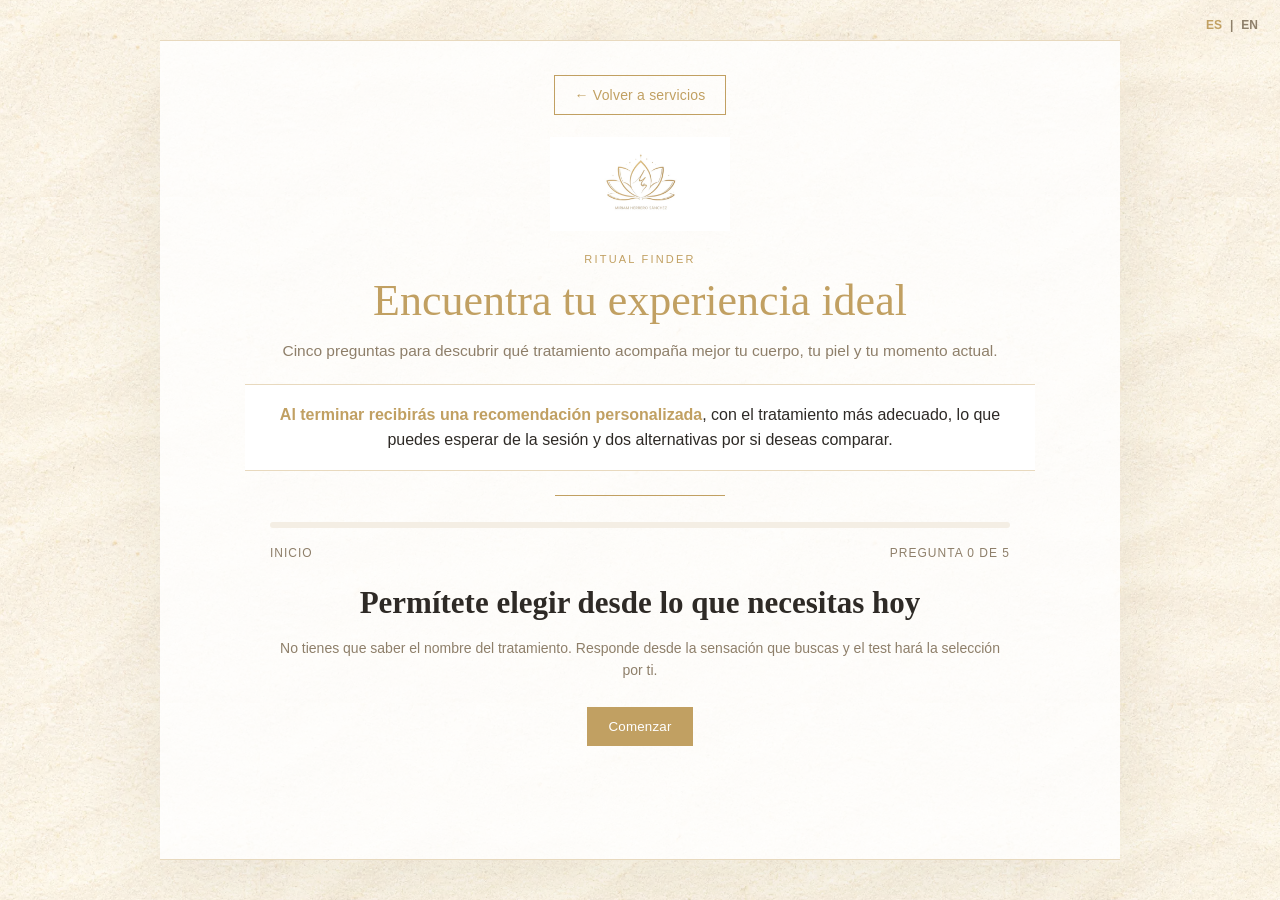
<file: ritual-finder.html>
<!DOCTYPE html>
<html lang="es">
<head>
<meta charset="UTF-8" />
<meta name="viewport" content="width=device-width, initial-scale=1.0"/>
<title>Ritual Finder | Miriam Herrero Sánchez</title>
<style>
:root {
  --gold:#C1A062;
  --gold-soft:#E8D9BE;
  --dark:#2E2A26;
  --taupe:#8E7F6A;
  --line:#eadcc3;
  --white:#fff;
}
*{box-sizing:border-box}
body{
  position:relative;
  margin:0;
  background:
    linear-gradient(rgba(255,255,255,.58),rgba(255,255,255,.58)),
    url("./sand-texture.webp") center / 760px auto repeat;
  color:var(--dark);
  font-family:Georgia,"Times New Roman",serif;
}
.language-switcher{
  position:absolute;
  top:18px;
  right:22px;
  z-index:2;
  display:flex;
  gap:8px;
  align-items:center;
  color:var(--taupe);
  font:700 12px Arial,sans-serif;
}
.language-switcher a{color:inherit;text-decoration:none}
.language-switcher a.active{color:var(--gold)}
.page{
  min-height:100vh;
  display:flex;
  justify-content:center;
  padding:40px 16px;
}
.card{
  width:min(960px,100%);
  border-top:1px solid var(--gold-soft);
  border-bottom:1px solid var(--gold-soft);
  padding:34px 34px 40px;
  background:rgba(255,255,255,.82);
  box-shadow:0 24px 80px rgba(80,62,30,.08);
}
.logo{
  display:block;
  width:180px;
  max-width:54%;
  margin:0 auto 22px;
  opacity:.92;
}
.eyebrow{
  text-align:center;
  color:var(--gold);
  text-transform:uppercase;
  letter-spacing:2.2px;
  font-family:Arial,sans-serif;
  font-size:11px;
  margin-bottom:10px;
}
h1{
  text-align:center;
  color:var(--gold);
  font-weight:400;
  font-size:clamp(30px,4vw,44px);
  margin:0 0 12px;
}
.subtitle{
  text-align:center;
  max-width:760px;
  margin:0 auto 20px;
  color:var(--taupe);
  font-family:Arial,sans-serif;
  font-size:15.5px;
  line-height:1.65;
}
.hook{
  max-width:790px;
  margin:20px auto 24px;
  padding:17px 20px;
  border-top:1px solid var(--gold-soft);
  border-bottom:1px solid var(--gold-soft);
  text-align:center;
  font-family:Arial,sans-serif;
  line-height:1.6;
  color:var(--dark);
  background:#fff;
}
.hook strong{color:var(--gold)}
.divider{
  width:170px;
  height:1px;
  background:var(--gold);
  margin:20px auto 26px;
}
.progress{
  height:6px;
  background:#f4eee4;
  border-radius:999px;
  overflow:hidden;
  margin:6px auto 18px;
  max-width:740px;
}
.progress span{
  display:block;
  height:100%;
  width:0;
  background:var(--gold);
  transition:width .25s ease;
}
.status{
  display:flex;
  justify-content:space-between;
  gap:12px;
  max-width:740px;
  margin:0 auto 24px;
  font-family:Arial,sans-serif;
  color:var(--taupe);
  font-size:12px;
  text-transform:uppercase;
  letter-spacing:1px;
}
.question,.result,.intro-screen{
  max-width:820px;
  margin:0 auto;
}
.route-label{
  color:var(--gold);
  text-transform:uppercase;
  font-family:Arial,sans-serif;
  font-size:12px;
  letter-spacing:1.8px;
  margin-bottom:8px;
  text-align:center;
}
.context{
  text-align:center;
  font-family:Arial,sans-serif;
  color:var(--taupe);
  font-size:14px;
  line-height:1.55;
  margin:0 auto 19px;
  max-width:720px;
}
h2{
  text-align:center;
  font-size:clamp(22px,3vw,31px);
  line-height:1.24;
  margin:0 0 16px;
  font-weight:600;
}
.options{display:grid;gap:12px}
.option{
  border:1px solid var(--line);
  padding:15px 17px;
  background:#fff;
  color:var(--dark);
  cursor:pointer;
  font-family:Arial,sans-serif;
  font-size:15px;
  line-height:1.35;
  transition:all .18s ease;
  text-align:left;
  position:relative;
}
.option::after{
  content:"";
  position:absolute;
  left:0;
  top:0;
  width:3px;
  height:100%;
  background:transparent;
  transition:background .18s ease;
}
.option:hover{
  border-color:var(--gold);
  color:#7f6331;
  transform:translateY(-1px);
}
.option:hover::after{background:var(--gold)}
.option small{
  display:block;
  margin-top:5px;
  color:var(--taupe);
  font-size:12.5px;
  line-height:1.38;
}
.nav{
  display:flex;
  justify-content:center;
  gap:12px;
  margin-top:25px;
  flex-wrap:wrap;
}
.page-nav{
  display:flex;
  justify-content:center;
  margin-bottom:22px;
}
.page-link,
.booking-link{
  display:inline-flex;
  align-items:center;
  justify-content:center;
  border:1px solid var(--gold);
  padding:11px 20px;
  color:var(--gold);
  font-family:Arial,sans-serif;
  font-size:14px;
  text-decoration:none;
  letter-spacing:.2px;
}
.booking-link{
  color:#fff;
  background:var(--gold);
}
button{
  border:1px solid var(--gold);
  background:#fff;
  color:var(--gold);
  padding:11px 20px;
  font-family:Arial,sans-serif;
  cursor:pointer;
  letter-spacing:.2px;
}
button.primary{background:var(--gold);color:#fff}
button:disabled{opacity:.35;cursor:not-allowed}
.result{text-align:center}
.result-label{
  color:var(--gold);
  font-family:Arial,sans-serif;
  text-transform:uppercase;
  letter-spacing:1.7px;
  font-size:12px;
  margin-bottom:12px;
}
.treatment{
  font-size:clamp(30px,4vw,44px);
  color:var(--dark);
  margin:0 0 10px;
  font-weight:600;
}
.meta{
  color:var(--gold);
  font-family:Arial,sans-serif;
  font-weight:700;
  margin-bottom:18px;
}
.reason{
  font-family:Arial,sans-serif;
  font-size:16px;
  line-height:1.65;
  max-width:720px;
  margin:0 auto 18px;
}
.result-grid{
  display:grid;
  grid-template-columns:1fr 1fr;
  gap:18px;
  max-width:760px;
  margin:22px auto;
  text-align:left;
}
.result-box{
  border-top:1px solid var(--gold-soft);
  border-bottom:1px solid var(--gold-soft);
  padding:17px 0;
  font-family:Arial,sans-serif;
  color:var(--taupe);
  line-height:1.7;
}
.result-box strong{color:var(--dark)}
.result-box ul{margin:8px 0 0;padding-left:18px}
.cta{
  max-width:720px;
  margin:24px auto 0;
  padding:18px 20px;
  border:1px solid var(--gold-soft);
  font-family:Arial,sans-serif;
  line-height:1.65;
  color:var(--dark);
  background:#fff;
}
.cta strong{color:var(--gold)}
.hidden{display:none}
@media(max-width:700px){
  .card{padding:28px 18px 34px}
  .option{font-size:14px}
  .status{display:block;text-align:center;line-height:1.8}
  .result-grid{grid-template-columns:1fr}
}
</style>
</head>
<body>
<div class="language-switcher" aria-label="Seleccionar idioma">
  <a class="active" href="./ritual-finder.html" lang="es" aria-current="page">ES</a>
  <span aria-hidden="true">|</span>
  <a href="./ritual-finder-en.html" lang="en">EN</a>
</div>
<main class="page">
<section class="card">
<nav class="page-nav" aria-label="Navegación del Ritual Finder">
  <a class="page-link" href="./index.html#servicios">← Volver a servicios</a>
</nav>
<img class="logo" src="[data-uri]" alt="Miriam Herrero Sánchez logo"/>
<div class="eyebrow">Ritual Finder</div>
<h1>Encuentra tu experiencia ideal</h1>
<p class="subtitle">Cinco preguntas para descubrir qué tratamiento acompaña mejor tu cuerpo, tu piel y tu momento actual.</p>
<div class="hook">
  <strong>Al terminar recibirás una recomendación personalizada</strong>, con el tratamiento más adecuado, lo que puedes esperar de la sesión y dos alternativas por si deseas comparar.
</div>
<div class="divider"></div>
<div class="progress"><span id="progressBar"></span></div>
<div class="status"><span id="routeStatus">Inicio</span><span id="questionStatus">Pregunta 0 de 5</span></div>

<div id="intro" class="intro-screen">
  <h2>Permítete elegir desde lo que necesitas hoy</h2>
  <p class="context">No tienes que saber el nombre del tratamiento. Responde desde la sensación que buscas y el test hará la selección por ti.</p>
  <div class="nav"><button class="primary" onclick="startQuiz()">Comenzar</button></div>
</div>

<div id="quiz" class="question hidden"></div>
<div id="result" class="result hidden"></div>
</section>
</main>

<script>
const DATA = {"entry": {"title": "¿Qué te gustaría que esta experiencia hiciera por ti hoy?", "context": "Elige desde la sensación que más necesitas ahora. En cinco preguntas recibirás una recomendación personalizada.", "options": [{"text": "Relajarme y bajar el ritmo", "sub": "Necesito calma, descanso o liberar tensión mental.", "route": "calm", "tags": ["calma", "descanso", "estres"]}, {"text": "Mejorar mi rostro o mi mirada", "sub": "Busco luminosidad, limpieza, firmeza facial o realzar las pestañas.", "route": "face", "tags": ["facial", "piel", "mirada"]}, {"text": "Liberar tensión física", "sub": "Siento carga muscular, contracturas o necesito terapia manual.", "route": "manual", "tags": ["muscular", "tension", "manual"]}, {"text": "Cuidar mi cuerpo y sentirlo más ligero", "sub": "Quiero trabajar circulación, retención, textura de la piel o silueta.", "route": "body", "tags": ["corporal", "circulacion", "piel"]}, {"text": "Regalarme un ritual sensorial", "sub": "Busco una experiencia envolvente, con calor, aromas o tratamientos del mundo.", "route": "sensory", "tags": ["sensorial", "ritual", "lujo"]}, {"text": "Vivir una experiencia integral de autor", "sub": "Quiero algo más profundo, personalizado y premium.", "route": "author", "tags": ["autor", "premium", "integral"]}]}, "routes": {"calm": {"label": "Ruta calma y descanso", "questions": [{"title": "¿Qué tipo de descanso necesitas?", "context": "No toda pausa tiene la misma profundidad. Aquí afinamos el nivel de acompañamiento.", "options": [{"text": "Una pausa breve y localizada", "sub": "Necesito desconectar sin una sesión larga.", "tags": ["breve", "antiestrés"]}, {"text": "Una relajación corporal completa", "sub": "Quiero masaje, aromas y equilibrio general.", "tags": ["holistico", "calma"]}, {"text": "Una experiencia profunda sin prisa", "sub": "Necesito parar de verdad y recuperar centro.", "tags": ["autor", "sientes", "premium"]}]}, {"title": "¿Dónde sientes más la carga?", "context": "La zona dominante ayuda a elegir entre masaje, reflexología o ritual de autor.", "options": [{"text": "Cabeza, cuello y hombros", "sub": "Carga mental o tensión alta.", "tags": ["antiestrés", "cuello", "tension"]}, {"text": "Cuerpo completo", "sub": "Me siento agotada de forma general.", "tags": ["holistico", "calma"]}, {"text": "Pies y equilibrio general", "sub": "Busco una vía suave de regulación.", "tags": ["reflexologia", "calma"]}, {"text": "Sistema nervioso y emociones", "sub": "Necesito una experiencia más profunda.", "tags": ["sientes", "autor"]}]}, {"title": "¿Qué intensidad prefieres?", "context": "El objetivo es que la sesión acompañe tu estado sin forzarlo.", "options": [{"text": "Suave y continua", "sub": "Quiero sentir calma y contención.", "tags": ["holistico", "calma"]}, {"text": "Media, con alivio real", "sub": "Relajante, pero que trabaje zonas cargadas.", "tags": ["antiestrés", "tension"]}, {"text": "Profunda y restaurativa", "sub": "Necesito una experiencia más completa.", "tags": ["sientes", "premium"]}]}, {"title": "Al terminar, ¿qué te gustaría sentir?", "context": "La sensación final define la recomendación.", "options": [{"text": "He soltado tensión rápidamente", "sub": "Busco alivio directo.", "tags": ["antiestrés", "breve"]}, {"text": "Estoy en equilibrio", "sub": "Quiero bienestar global y sensorial.", "tags": ["holistico", "reflexologia"]}, {"text": "He vuelto a mí", "sub": "Quiero una calma profunda y premium.", "tags": ["sientes", "autor", "premium"]}]}]}, "face": {"label": "Ruta rostro y mirada", "questions": [{"title": "¿Qué quieres priorizar?", "context": "Dentro de esta ruta diferenciamos piel, firmeza, limpieza profunda y belleza de la mirada.", "options": [{"text": "Equilibrar e iluminar la piel", "sub": "Quiero un tratamiento facial adaptado.", "tags": ["facial_personalizado", "piel"]}, {"text": "Limpieza facial profunda", "sub": "Necesito higiene, vapor y extracción.", "tags": ["mar_profundo", "limpieza"]}, {"text": "Firmeza y efecto lifting facial", "sub": "Busco trabajar tono, luz y estructura.", "tags": ["lifting_facial", "firmeza"]}, {"text": "Realzar la mirada", "sub": "Quiero elevar, curvar y definir mis pestañas.", "tags": ["pestanas", "mirada"]}]}, {"title": "¿Qué resultado visual te gustaría notar?", "context": "Esta respuesta afina el tratamiento facial o de mirada.", "options": [{"text": "Piel más equilibrada y luminosa", "sub": "Natural, cuidada y confortable.", "tags": ["facial_personalizado", "piel"]}, {"text": "Piel más limpia y fresca", "sub": "Sensación de higiene profunda.", "tags": ["mar_profundo", "limpieza"]}, {"text": "Rostro más firme y descansado", "sub": "Quiero mejorar firmeza y luminosidad.", "tags": ["lifting_facial", "reafirmante"]}, {"text": "Mirada más abierta y definida", "sub": "Resultado elegante y natural.", "tags": ["pestanas", "mirada"]}]}, {"title": "¿Qué tipo de experiencia prefieres?", "context": "Puedes elegir un tratamiento concreto o una experiencia estética más integral.", "options": [{"text": "Concreta y personalizada", "sub": "Quiero algo eficaz y adaptado.", "tags": ["facial_personalizado"]}, {"text": "Profunda y purificante", "sub": "Quiero una higiene completa.", "tags": ["mar_profundo"]}, {"text": "Reafirmante y premium", "sub": "Quiero más técnica y efecto visible.", "tags": ["lifting_facial", "reafirmante"]}, {"text": "Belleza integral de autor", "sub": "Quiero rostro, piel y bienestar en una experiencia completa.", "tags": ["ves", "autor", "premium"]}]}, {"title": "¿Cuánto tiempo quieres dedicarte?", "context": "La duración ayuda a separar tratamiento específico, facial completo y ritual de autor.", "options": [{"text": "50 minutos", "sub": "Tratamiento facial concreto.", "tags": ["facial_personalizado", "reafirmante"]}, {"text": "80 minutos", "sub": "Higiene profunda, lifting facial o mirada.", "tags": ["mar_profundo", "lifting_facial", "pestanas"]}, {"text": "110 minutos", "sub": "Experiencia integral de autor.", "tags": ["ves", "autor", "premium"]}]}]}, "manual": {"label": "Ruta masaje y terapia manual", "questions": [{"title": "¿Qué tipo de trabajo manual necesitas?", "context": "Aquí distinguimos entre relajación, descarga muscular, drenaje, estética y terapia integrativa.", "options": [{"text": "Relajación y descanso", "sub": "Necesito bajar tensión física y mental.", "tags": ["antiestrés", "calma"]}, {"text": "Contracturas o tensión profunda", "sub": "Necesito trabajo muscular específico.", "tags": ["tejido_profundo", "quiromasaje"]}, {"text": "Retención o circulación", "sub": "Quiero activar y drenar.", "tags": ["drenaje", "circulacion"]}, {"text": "Trabajo energético-integrativo", "sub": "Busco un abordaje más global.", "tags": ["osteopatia", "integrativo"]}]}, {"title": "¿Dónde se concentra más la necesidad?", "context": "La zona o sensación corporal nos ayuda a concretar.", "options": [{"text": "Espalda, cuello u hombros", "sub": "Tensión muscular o postural.", "tags": ["tejido_profundo", "quiromasaje", "tension"]}, {"text": "Piernas o sensación de pesadez", "sub": "Retención, circulación o drenaje.", "tags": ["drenaje", "circulacion"]}, {"text": "Pies y equilibrio general", "sub": "Trabajo reflejo y bienestar global.", "tags": ["reflexologia", "calma"]}, {"text": "Cuerpo completo", "sub": "Quiero una terapia más global.", "tags": ["holistico", "osteopatia"]}]}, {"title": "¿Qué intensidad te encaja mejor?", "context": "No todas las terapias manuales tienen el mismo ritmo.", "options": [{"text": "Suave y rítmica", "sub": "Busco drenaje, reflexología o relajación.", "tags": ["drenaje", "reflexologia", "holistico"]}, {"text": "Media y equilibrada", "sub": "Quiero alivio sin demasiada intensidad.", "tags": ["antiestrés", "quiromasaje"]}, {"text": "Profunda y específica", "sub": "Necesito descarga muscular clara.", "tags": ["tejido_profundo", "quiromasaje"]}, {"text": "Global e integrativa", "sub": "Quiero una terapia de 80 minutos.", "tags": ["osteopatia", "integrativo"]}]}, {"title": "¿Qué resultado esperas?", "context": "La sensación final orienta la recomendación.", "options": [{"text": "Descansar y soltar estrés", "sub": "Calma corporal y mental.", "tags": ["antiestrés", "holistico"]}, {"text": "Mejorar movilidad y contracturas", "sub": "Alivio muscular más específico.", "tags": ["tejido_profundo", "quiromasaje"]}, {"text": "Sentirme más ligera", "sub": "Drenaje y circulación.", "tags": ["drenaje", "circulacion"]}, {"text": "Armonía global", "sub": "Equilibrio físico y energético.", "tags": ["osteopatia", "integrativo"]}]}]}, "body": {"label": "Ruta cuerpo y envolturas", "questions": [{"title": "¿Qué necesita tu cuerpo ahora?", "context": "La ruta corporal puede orientarse a piel, hidratación, ligereza o tratamiento personalizado.", "options": [{"text": "Renovar la piel", "sub": "Exfoliación, suavidad y luminosidad.", "tags": ["exfoliacion", "piel"]}, {"text": "Hidratar y nutrir", "sub": "Arcilla rosa y confort corporal.", "tags": ["arcilla", "piel"]}, {"text": "Desintoxicar y aligerar", "sub": "Espirulina, algas y sensación detox.", "tags": ["espirulina", "circulacion"]}, {"text": "Trabajar un objetivo corporal concreto", "sub": "Anticelulítico, circulatorio, reafirmante o desintoxicante.", "tags": ["corporal_personalizado", "premium"]}]}, {"title": "¿Qué tipo de textura o sensación buscas?", "context": "Esto nos ayuda a elegir entre exfoliación, envoltura o programa corporal.", "options": [{"text": "Piel suave y renovada", "sub": "Quiero un tratamiento más directo.", "tags": ["exfoliacion"]}, {"text": "Piel nutrida y elástica", "sub": "Quiero hidratación y confort.", "tags": ["arcilla"]}, {"text": "Cuerpo más ligero", "sub": "Quiero activar y descargar.", "tags": ["espirulina", "circulacion"]}, {"text": "Cuerpo más trabajado", "sub": "Quiero un objetivo corporal específico.", "tags": ["corporal_personalizado", "maderoterapia"]}]}, {"title": "¿Qué duración encaja mejor?", "context": "Los tratamientos corporales se ordenan por intensidad y profundidad.", "options": [{"text": "25 minutos", "sub": "Trabajo localizado estético.", "tags": ["masaje_estetico"]}, {"text": "50 minutos", "sub": "Exfoliación o maderoterapia.", "tags": ["exfoliacion", "maderoterapia"]}, {"text": "80 minutos", "sub": "Envoltura o tratamiento corporal personalizado.", "tags": ["arcilla", "espirulina", "corporal_personalizado"]}]}, {"title": "Al terminar, ¿qué quieres notar?", "context": "La sensación final define el tratamiento corporal.", "options": [{"text": "Piel más luminosa", "sub": "Renovación y suavidad.", "tags": ["exfoliacion", "piel"]}, {"text": "Piel más nutrida", "sub": "Hidratación y elasticidad.", "tags": ["arcilla", "piel"]}, {"text": "Más ligereza", "sub": "Sensación detox y activación.", "tags": ["espirulina", "circulacion"]}, {"text": "Un trabajo corporal más completo", "sub": "Objetivo adaptado a mis necesidades.", "tags": ["corporal_personalizado", "premium"]}]}]}, "sensory": {"label": "Ruta ritual sensorial", "questions": [{"title": "¿Qué universo sensorial te atrae más?", "context": "Elige la atmósfera que más conecta con lo que quieres vivir.", "options": [{"text": "Calor profundo", "sub": "Piedras calientes y relajación corporal.", "tags": ["piedras", "calor"]}, {"text": "Cacao envolvente", "sub": "Nutrición, placer y masaje relajante.", "tags": ["cacao", "sensorial"]}, {"text": "Uva y antioxidantes", "sub": "Ritual revitalizante de vinoterapia.", "tags": ["vinoterapia", "vitalidad"]}, {"text": "Aromas y equilibrio", "sub": "Masaje holístico con aceites esenciales.", "tags": ["holistico", "calma"]}]}, {"title": "¿Qué papel quieres que tenga el masaje?", "context": "Algunos rituales son más corporales; otros dan más peso al masaje.", "options": [{"text": "Que alivie tensión muscular", "sub": "Quiero calor y descarga.", "tags": ["piedras", "muscular"]}, {"text": "Que cierre una experiencia corporal", "sub": "Exfoliación, envoltura y masaje.", "tags": ["cacao", "vinoterapia"]}, {"text": "Que me ayude a desconectar", "sub": "Más calma que intensidad.", "tags": ["holistico", "calma"]}, {"text": "Que sea un regalo premium", "sub": "Quiero una experiencia memorable.", "tags": ["ritual", "lujo"]}]}, {"title": "¿Qué sensación debe dominar?", "context": "La emoción de la sesión conduce al ritual adecuado.", "options": [{"text": "Confort y calor", "sub": "Relajar musculatura y sistema corporal.", "tags": ["piedras", "calor"]}, {"text": "Placer y nutrición", "sub": "Piel mimada y sensación envolvente.", "tags": ["cacao", "sensorial"]}, {"text": "Renovación y vitalidad", "sub": "Cuidado antioxidante y revitalizante.", "tags": ["vinoterapia", "vitalidad"]}, {"text": "Equilibrio suave", "sub": "Aromaterapia, calma y bienestar.", "tags": ["holistico", "calma"]}]}, {"title": "¿Qué recuerdo quieres llevarte?", "context": "Un ritual debe dejar una sensación clara y memorable.", "options": [{"text": "Sentirme profundamente reconfortada", "sub": "Calor, calma y alivio.", "tags": ["piedras"]}, {"text": "Haberme regalado una experiencia envolvente", "sub": "Cacao, nutrición y placer.", "tags": ["cacao"]}, {"text": "Sentirme renovada", "sub": "Vinoterapia y revitalización.", "tags": ["vinoterapia"]}, {"text": "Sentirme en armonía", "sub": "Aromas, masaje y equilibrio.", "tags": ["holistico"]}]}]}, "author": {"label": "Ruta rituales de autor", "questions": [{"title": "¿Qué necesitas acompañar en este momento?", "context": "Los rituales de autor son experiencias integrales de 110 minutos.", "options": [{"text": "Mi estado emocional y mi descanso", "sub": "Quiero liberar tensión y equilibrar el sistema nervioso.", "tags": ["sientes", "calma"]}, {"text": "Mi imagen y mi piel", "sub": "Quiero potenciar la belleza natural de la piel.", "tags": ["ves", "facial"]}, {"text": "Un proceso de transformación personal", "sub": "Quiero un acompañamiento corporal más profundo.", "tags": ["transformas", "emocional"]}, {"text": "Una experiencia muy personalizada", "sub": "Quiero que la sesión se adapte a mi momento.", "tags": ["autor", "premium"]}]}, {"title": "¿Cuál es tu puerta de entrada?", "context": "Calma, belleza o transformación: cada ritual tiene una intención concreta.", "options": [{"text": "La calma", "sub": "Necesito descanso profundo.", "tags": ["sientes", "calma"]}, {"text": "La piel", "sub": "Quiero verme con más luz.", "tags": ["ves", "facial"]}, {"text": "El cuerpo como proceso", "sub": "Quiero soltar y avanzar.", "tags": ["transformas", "emocional"]}, {"text": "No lo sé, quiero orientación", "sub": "Busco una recomendación completa.", "tags": ["autor", "premium"]}]}, {"title": "¿Qué intensidad interna prefieres?", "context": "El ritual debe sentirse profundo, pero siempre cuidado.", "options": [{"text": "Restaurativa", "sub": "Necesito volver al equilibrio.", "tags": ["sientes", "calma"]}, {"text": "Estética e integral", "sub": "Quiero belleza y bienestar.", "tags": ["ves", "facial"]}, {"text": "Profunda", "sub": "Quiero transformación e integración.", "tags": ["transformas", "emocional"]}, {"text": "Flexible", "sub": "Que se adapte a mí ese día.", "tags": ["autor", "premium"]}]}, {"title": "Al terminar, ¿qué cambio quieres sentir?", "context": "Esta última respuesta define el ritual principal.", "options": [{"text": "Sentirme en calma", "sub": "Menos tensión y más descanso.", "tags": ["sientes", "calma"]}, {"text": "Verme más luminosa", "sub": "Piel cuidada y belleza natural.", "tags": ["ves", "facial"]}, {"text": "Sentir que he soltado", "sub": "Integración y transformación.", "tags": ["transformas", "emocional"]}, {"text": "Sentirme cuidada de forma completa", "sub": "Una experiencia premium personalizada.", "tags": ["autor", "premium"]}]}]}}, "treatments": [{"name": "Facial Personalizado", "duration": "50 min", "price": "50 €", "tags": ["facial", "piel", "facial_personalizado"], "reason": "Tus respuestas indican que tu piel necesita una propuesta adaptada, equilibrante y luminosa.", "expect": ["Diagnóstico previo", "Piel más equilibrada", "Luminosidad natural"], "alternatives": ["Facial Reafirmante Premium", "Mar Profundo Purificante"]}, {"name": "Mar Profundo Purificante", "duration": "80 min", "price": "65 €", "tags": ["facial", "limpieza", "mar_profundo"], "reason": "Tus respuestas apuntan a una necesidad de higiene facial profunda, frescura y revitalización.", "expect": ["Limpieza profunda", "Piel fresca", "Sensación purificante"], "alternatives": ["Facial Personalizado", "Lifting Facial Manual"]}, {"name": "Lifting Facial Manual", "duration": "80 min", "price": "90 €", "tags": ["lifting_facial", "firmeza", "facial"], "reason": "Tus respuestas reflejan deseo de firmeza, luminosidad y mejora visible del rostro.", "expect": ["Efecto lifting manual", "Mayor firmeza", "Rostro más luminoso"], "alternatives": ["Facial Reafirmante Premium", "Para Cómo Te Ves"]}, {"name": "Facial Reafirmante Premium", "duration": "50 min", "price": "60 €", "tags": ["reafirmante", "anti_edad", "facial", "firmeza"], "reason": "Tus respuestas muestran interés por mejorar tono, elasticidad y calidad de la piel.", "expect": ["Masaje reafirmante", "Mejor tono", "Piel más cuidada"], "alternatives": ["Lifting Facial Manual", "Facial Personalizado"]}, {"name": "Lifting de Pestañas", "duration": "80 min", "price": "50 €", "tags": ["pestanas", "mirada"], "reason": "Tus respuestas indican que buscas realzar la mirada de forma elegante y natural.", "expect": ["Pestañas elevadas", "Mirada más definida", "Resultado natural"], "alternatives": ["Facial Personalizado", "Lifting Facial Manual"]}, {"name": "Masaje Estético", "duration": "25 min", "price": "30 €", "tags": ["masaje_estetico", "corporal", "breve"], "reason": "Tus respuestas sugieren un trabajo localizado, breve y orientado a estimular la circulación.", "expect": ["Trabajo localizado", "Estimulación circulatoria", "Complemento corporal"], "alternatives": ["Masaje Escultural con Maderoterapia", "Tratamiento Corporal Personalizado"]}, {"name": "Masaje Antiestrés Recuperador", "duration": "50 min", "price": "45 €", "tags": ["antiestrés", "calma", "descanso", "estres"], "reason": "Tus respuestas muestran necesidad de aliviar tensiones físicas y mentales.", "expect": ["Descanso profundo", "Menos tensión", "Calma corporal"], "alternatives": ["Masaje Holístico con Aromaterapia", "Para Cómo Te Sientes"]}, {"name": "Drenaje Linfático", "duration": "50 min", "price": "50 €", "tags": ["drenaje", "circulacion", "suave"], "reason": "Tus respuestas apuntan a retención de líquidos, pesadez o necesidad de activación suave.", "expect": ["Menos pesadez", "Circulación linfática", "Sensación de ligereza"], "alternatives": ["Reflexología Podal Holística", "Tratamiento Corporal Personalizado"]}, {"name": "Reflexología Podal Holística", "duration": "50 min", "price": "50 €", "tags": ["reflexologia", "calma", "equilibrio"], "reason": "Tus respuestas indican que buscas equilibrio general desde una terapia suave y precisa.", "expect": ["Bienestar general", "Equilibrio corporal", "Trabajo reflejo"], "alternatives": ["Masaje Holístico con Aromaterapia", "Drenaje Linfático"]}, {"name": "Masaje Holístico con Aromaterapia", "duration": "50 min", "price": "50 €", "tags": ["holistico", "calma", "aromaterapia", "sensorial"], "reason": "Tus respuestas encajan con una experiencia sensorial para armonizar cuerpo y mente.", "expect": ["Aromaterapia", "Relajación corporal", "Equilibrio emocional suave"], "alternatives": ["Masaje Antiestrés Recuperador", "Reflexología Podal Holística"]}, {"name": "Masaje de Tejido Profundo", "duration": "50 min", "price": "55 €", "tags": ["tejido_profundo", "muscular", "tension", "profundo"], "reason": "Tus respuestas indican tensión acumulada y necesidad de trabajo muscular profundo.", "expect": ["Descarga muscular", "Mejor movilidad", "Alivio de tensión"], "alternatives": ["Quiromasaje", "Masaje con Piedras Calientes"]}, {"name": "Quiromasaje", "duration": "50 min", "price": "60 €", "tags": ["quiromasaje", "manual", "tension", "muscular"], "reason": "Tus respuestas reflejan necesidad de aliviar contracturas y recuperar bienestar corporal.", "expect": ["Alivio de contracturas", "Mejora circulatoria", "Bienestar muscular"], "alternatives": ["Masaje de Tejido Profundo", "Osteopatía Bioenergética Celular"]}, {"name": "Masaje Escultural con Maderoterapia", "duration": "50 min", "price": "60 €", "tags": ["maderoterapia", "corporal", "circulacion"], "reason": "Tus respuestas muestran interés por estimulación circulatoria y redefinición corporal.", "expect": ["Estimulación corporal", "Trabajo de silueta", "Sensación de ligereza"], "alternatives": ["Masaje Estético", "Tratamiento Corporal Personalizado"]}, {"name": "Osteopatía Bioenergética Celular", "duration": "80 min", "price": "90 €", "tags": ["osteopatia", "integrativo", "manual"], "reason": "Tus respuestas apuntan a una necesidad de equilibrio físico y energético desde un método integrativo.", "expect": ["Armonía global", "Trabajo integrativo", "Bienestar físico y energético"], "alternatives": ["Quiromasaje", "Para Cómo Te Transformas"]}, {"name": "Exfoliación Revitalizante con Sales y Aceites", "duration": "50 min", "price": "45 €", "tags": ["exfoliacion", "piel", "corporal"], "reason": "Tus respuestas indican necesidad de renovar la piel y aportar suavidad y luminosidad.", "expect": ["Piel más suave", "Renovación corporal", "Luminosidad"], "alternatives": ["Envoltura Hidratante de Arcilla Rosa", "Envoltura Desintoxicante de Espirulina"]}, {"name": "Envoltura Desintoxicante de Espirulina", "duration": "80 min", "price": "80 €", "tags": ["espirulina", "circulacion", "corporal"], "reason": "Tus respuestas reflejan necesidad de revitalizar la piel y aportar sensación de ligereza.", "expect": ["Exfoliación y envoltura", "Sensación detox", "Cuerpo más ligero"], "alternatives": ["Tratamiento Corporal Personalizado", "Masaje Escultural con Maderoterapia"]}, {"name": "Envoltura Hidratante de Arcilla Rosa", "duration": "80 min", "price": "80 €", "tags": ["arcilla", "piel", "corporal"], "reason": "Tus respuestas muestran necesidad de hidratación, elasticidad y confort corporal.", "expect": ["Exfoliación y envoltura", "Piel más nutrida", "Mayor elasticidad"], "alternatives": ["Exfoliación Revitalizante con Sales y Aceites", "Facial Personalizado"]}, {"name": "Tratamiento Corporal Personalizado", "duration": "80 min", "price": "120 €", "tags": ["corporal_personalizado", "premium", "corporal", "circulacion"], "reason": "Tus respuestas apuntan a un objetivo corporal específico que conviene adaptar a tus necesidades.", "expect": ["Objetivo personalizado", "Trabajo reafirmante, circulatorio, remodelante o desintoxicante", "Experiencia corporal completa"], "alternatives": ["Masaje Escultural con Maderoterapia", "Envoltura Desintoxicante de Espirulina"]}, {"name": "Masaje con Piedras Calientes", "duration": "80 min", "price": "75 €", "tags": ["piedras", "calor", "muscular", "sensorial"], "reason": "Tus respuestas combinan necesidad de relajación profunda y bienestar corporal a través del calor.", "expect": ["Calor volcánico", "Relajación profunda", "Alivio corporal"], "alternatives": ["Masaje de Tejido Profundo", "Masaje Holístico con Aromaterapia"]}, {"name": "Éxtasis de Cacao", "duration": "80 min", "price": "80 €", "tags": ["cacao", "sensorial", "ritual"], "reason": "Tus respuestas reflejan deseo de una experiencia envolvente, nutritiva y sensorial.", "expect": ["Exfoliación corporal", "Envoltura de cacao", "Masaje relajante"], "alternatives": ["Cura de Vinoterapia", "Masaje Holístico con Aromaterapia"]}, {"name": "Cura de Vinoterapia", "duration": "80 min", "price": "80 €", "tags": ["vinoterapia", "vitalidad", "sensorial"], "reason": "Tus respuestas encajan con una experiencia antioxidante para revitalizar cuerpo y piel.", "expect": ["Exfoliación", "Envoltura de uva", "Masaje nutritivo"], "alternatives": ["Éxtasis de Cacao", "Envoltura Desintoxicante de Espirulina"]}, {"name": "Para Cómo Te Sientes", "duration": "110 min", "price": "90 €", "tags": ["sientes", "autor", "calma", "premium"], "reason": "Tus respuestas muestran una necesidad de liberar tensiones, equilibrar el sistema nervioso y recuperar bienestar físico y emocional.", "expect": ["Ritual de autor", "Equilibrio del sistema nervioso", "Bienestar físico y emocional"], "alternatives": ["Masaje Antiestrés Recuperador", "Masaje Holístico con Aromaterapia"]}, {"name": "Para Cómo Te Ves", "duration": "110 min", "price": "95 €", "tags": ["ves", "autor", "facial", "premium"], "reason": "Tus respuestas unen cuidado facial avanzado y deseo de potenciar la belleza natural de la piel.", "expect": ["Cuidado facial avanzado", "Belleza natural", "Experiencia integral"], "alternatives": ["Lifting Facial Manual", "Facial Reafirmante Premium"]}, {"name": "Para Cómo Te Transformas", "duration": "110 min", "price": "100 €", "tags": ["transformas", "autor", "emocional", "premium"], "reason": "Tus respuestas hablan de una búsqueda de bienestar integral y acompañamiento en procesos de transformación personal.", "expect": ["Acompañamiento corporal profundo", "Bienestar integral", "Transformación personal"], "alternatives": ["Osteopatía Bioenergética Celular", "Para Cómo Te Sientes"]}]};
let current = 0;
let selectedRoute = null;
let selectedTags = [];
let answers = [];

const intro = document.getElementById("intro");
const quiz = document.getElementById("quiz");
const result = document.getElementById("result");
const progressBar = document.getElementById("progressBar");
const routeStatus = document.getElementById("routeStatus");
const questionStatus = document.getElementById("questionStatus");

function startQuiz() {
  intro.classList.add("hidden");
  quiz.classList.remove("hidden");
  renderQuestion();
}

function activeQuestion() {
  if (current === 0) return DATA.entry;
  return DATA.routes[selectedRoute].questions[current - 1];
}

function activeLabel() {
  if (current === 0 || !selectedRoute) return "Inicio";
  return DATA.routes[selectedRoute].label;
}

function renderQuestion() {
  result.classList.add("hidden");
  quiz.classList.remove("hidden");

  const q = activeQuestion();
  progressBar.style.width = (current / 5 * 100) + "%";
  routeStatus.textContent = activeLabel();
  questionStatus.textContent = "Pregunta " + (current + 1) + " de 5";

  quiz.innerHTML = `
    <div class="route-label">${activeLabel()}</div>
    <h2>${q.title}</h2>
    <p class="context">${q.context}</p>
    <div class="options">
      ${q.options.map((o, idx) => `<button class="option" onclick="chooseOption(${idx})">${o.text}<small>${o.sub}</small></button>`).join("")}
    </div>
    <div class="nav">
      <button onclick="goBack()" ${current === 0 ? "disabled" : ""}>Atrás</button>
      <button onclick="resetQuiz()">Reiniciar</button>
    </div>
  `;
}

function chooseOption(idx) {
  const q = activeQuestion();
  const opt = q.options[idx];

  if (current === 0) {
    selectedRoute = opt.route;
    selectedTags = [opt.tags || []];
    answers = [opt.text];
  } else {
    selectedTags[current] = opt.tags || [];
    answers[current] = opt.text;
  }

  if (current < 4) {
    current++;
    renderQuestion();
  } else {
    showResult();
  }
}

function goBack() {
  if (current > 0) {
    current--;
    renderQuestion();
  }
}

function resetQuiz() {
  current = 0;
  selectedRoute = null;
  selectedTags = [];
  answers = [];
  result.classList.add("hidden");
  quiz.classList.add("hidden");
  intro.classList.remove("hidden");
  progressBar.style.width = "0%";
  routeStatus.textContent = "Inicio";
  questionStatus.textContent = "Pregunta 0 de 5";
}

function countTags() {
  const counts = {};
  selectedTags.flat().forEach(tag => counts[tag] = (counts[tag] || 0) + 1);
  return counts;
}

function scoreTreatment(t, counts) {
  let score = 0;
  t.tags.forEach(tag => score += (counts[tag] || 0) * 3);

  const exactBoosts = {
    "facial_personalizado": "Facial Personalizado",
    "mar_profundo": "Mar Profundo Purificante",
    "lifting_facial": "Lifting Facial Manual",
    "reafirmante": "Facial Reafirmante Premium",
    "pestanas": "Lifting de Pestañas",
    "masaje_estetico": "Masaje Estético",
    "antiestrés": "Masaje Antiestrés Recuperador",
    "drenaje": "Drenaje Linfático",
    "reflexologia": "Reflexología Podal Holística",
    "holistico": "Masaje Holístico con Aromaterapia",
    "tejido_profundo": "Masaje de Tejido Profundo",
    "quiromasaje": "Quiromasaje",
    "maderoterapia": "Masaje Escultural con Maderoterapia",
    "osteopatia": "Osteopatía Bioenergética Celular",
    "exfoliacion": "Exfoliación Revitalizante con Sales y Aceites",
    "espirulina": "Envoltura Desintoxicante de Espirulina",
    "arcilla": "Envoltura Hidratante de Arcilla Rosa",
    "corporal_personalizado": "Tratamiento Corporal Personalizado",
    "piedras": "Masaje con Piedras Calientes",
    "cacao": "Éxtasis de Cacao",
    "vinoterapia": "Cura de Vinoterapia",
    "sientes": "Para Cómo Te Sientes",
    "ves": "Para Cómo Te Ves",
    "transformas": "Para Cómo Te Transformas"
  };

  for (const [tag, name] of Object.entries(exactBoosts)) {
    if ((counts[tag] || 0) > 0 && t.name === name) score += 8;
  }

  // Author rituals only when there is clear author/premium signal.
  if (["Para Cómo Te Sientes", "Para Cómo Te Ves", "Para Cómo Te Transformas"].includes(t.name)) {
    const authorSignal = (counts["autor"] || 0) + (counts["premium"] || 0) + (counts["sientes"] || 0) + (counts["ves"] || 0) + (counts["transformas"] || 0);
    if (authorSignal < 2) score -= 10;
  }

  // Respect concrete duration preference signals.
  if ((counts["breve"] || 0) > 0 && (t.duration === "80 min" || t.duration === "110 min")) score -= 5;
  if ((counts["integrativo"] || 0) > 0 && t.name === "Osteopatía Bioenergética Celular") score += 8;
  if ((counts["profundo"] || 0) > 0 && t.name === "Masaje de Tejido Profundo") score += 6;

  return score;
}

function showResult() {
  progressBar.style.width = "100%";
  routeStatus.textContent = "Resultado";
  questionStatus.textContent = "Recomendación personalizada";
  quiz.classList.add("hidden");
  result.classList.remove("hidden");

  const counts = countTags();
  const ranked = DATA.treatments
    .map(t => ({ ...t, score: scoreTreatment(t, counts) }))
    .sort((a,b) => b.score - a.score);

  const best = ranked[0];
  const alt1 = DATA.treatments.find(t => t.name === best.alternatives[0]) || ranked[1];
  const alt2 = DATA.treatments.find(t => t.name === best.alternatives[1]) || ranked[2];

  result.innerHTML = `
    <div class="result-label">Tu experiencia recomendada</div>
    <h2 class="treatment">${best.name}</h2>
    <div class="meta">Duración: ${best.duration} &nbsp;&nbsp;|&nbsp;&nbsp; Precio: ${best.price}</div>
    <p class="reason">${best.reason}</p>

    <div class="result-grid">
      <div class="result-box">
        <strong>Qué puedes esperar</strong>
        <ul>
          ${best.expect.map(item => `<li>${item}</li>`).join("")}
        </ul>
      </div>
      <div class="result-box">
        <strong>También podrían acompañarte</strong><br>
        ${alt1.name}<br>
        ${alt2.name}
      </div>
    </div>

    <div class="cta">
      <strong>Siguiente paso:</strong> esta recomendación es orientativa. La experiencia puede ajustarse antes de la reserva según tus necesidades, disponibilidad y ubicación.
    </div>

    <div class="nav">
      <a class="booking-link" href="./index.html?service=${encodeURIComponent(best.name)}#calendario">Agendar este tratamiento</a>
      <button class="primary" onclick="resetQuiz()">Repetir test</button>
    </div>
  `;
}
</script>
</body>
</html>
</file>
<file: styles.css>
:root {
  --ink: #211f1b;
  --muted: #6f6a62;
  --soft: #ffffff;
  --paper: #ffffff;
  --line: #e8dece;
  --gold: #b9985b;
  --gold-deep: #8f713f;
  --gold-pale: #efe4d0;
  --shadow: 0 24px 80px rgba(61, 49, 28, 0.1);
  --serif: "Cormorant Garamond", Georgia, serif;
  --sans: "Inter", Arial, sans-serif;
}

* {
  box-sizing: border-box;
}

html {
  scroll-behavior: smooth;
}

body {
  position: relative;
  margin: 0;
  min-height: 100vh;
  color: var(--ink);
  font-family: var(--sans);
  background: #fff;
}

body::before {
  position: fixed;
  inset: 0;
  z-index: -1;
  content: "";
  background:
    linear-gradient(rgba(255, 255, 255, 0.42), rgba(255, 255, 255, 0.42)),
    url("./sand-texture.webp") center / 780px auto repeat;
  opacity: 0.58;
}

body.modal-open {
  overflow: hidden;
}

a {
  color: inherit;
}

button,
textarea {
  font: inherit;
}

.site-shell {
  width: min(1180px, calc(100% - 36px));
  margin: 0 auto;
}

.site-header {
  position: relative;
  display: flex;
  flex-direction: column;
  align-items: center;
  justify-content: center;
  gap: 22px;
  min-height: 176px;
  padding: 22px 0 0;
  border-bottom: 1px solid var(--line);
  background: rgba(255, 255, 255, 0.82);
}

.language-switcher {
  position: absolute;
  top: 22px;
  right: 64px;
  display: flex;
  align-items: center;
  gap: 8px;
  color: var(--muted);
  font-size: 12px;
  font-weight: 600;
}

.language-switcher a {
  color: inherit;
  text-decoration: none;
}

.language-switcher a.active {
  color: var(--gold-deep);
}

.brand {
  display: inline-flex;
  align-items: center;
  width: min(250px, 58vw);
  text-decoration: none;
}

.brand img {
  display: block;
  width: 100%;
  height: auto;
}

.main-nav {
  display: flex;
  align-items: center;
  justify-content: center;
  gap: 44px;
  width: 100%;
}

.main-nav a {
  padding: 10px 12px;
  color: var(--muted);
  font-size: 14px;
  text-decoration: none;
}

.main-nav a:hover {
  color: var(--gold-deep);
}

.hero {
  position: relative;
  width: 100%;
  max-width: none;
  min-height: 600px;
  overflow: hidden;
  display: flex;
  align-items: center;
  padding: 86px 48px 78px;
  isolation: isolate;
}

.hero::before {
  position: absolute;
  inset: 0;
  z-index: -3;
  content: "";
  background:
    linear-gradient(rgba(255, 255, 255, 0.46), rgba(255, 255, 255, 0.46)),
    url("./sand-texture.webp") center / cover;
}

.hero-video,
.hero-video-overlay {
  position: absolute;
  inset: 0;
  width: 100%;
  height: 100%;
}

.hero-video {
  z-index: -2;
  object-fit: cover;
}

.hero-video-overlay {
  z-index: -1;
  background:
    linear-gradient(90deg, rgba(255, 255, 255, 0.93) 0%, rgba(255, 255, 255, 0.78) 58%, rgba(255, 255, 255, 0.66) 100%),
    linear-gradient(0deg, rgba(239, 228, 208, 0.24), rgba(255, 255, 255, 0.12));
}

.hero-content {
  width: min(920px, 100%);
}

.eyebrow {
  margin: 0 0 12px;
  color: var(--gold-deep);
  font-size: 12px;
  font-weight: 700;
  letter-spacing: 0;
  text-transform: uppercase;
}

h1,
h2,
h3 {
  margin: 0;
  font-family: var(--serif);
  font-weight: 700;
  letter-spacing: 0;
}

h1 {
  max-width: 900px;
  font-size: clamp(52px, 7vw, 96px);
  line-height: 0.94;
}

.hero p:not(.eyebrow) {
  max-width: 760px;
  margin: 26px 0 0;
  color: var(--muted);
  font-size: 19px;
  line-height: 1.78;
}

.hero-actions,
.reservation-actions {
  display: flex;
  flex-wrap: wrap;
  gap: 12px;
  margin-top: 34px;
}

.primary-link,
.secondary-link,
.service-card {
  border-radius: 2px;
  cursor: pointer;
  text-decoration: none;
}

.primary-link,
.secondary-link {
  display: inline-flex;
  min-height: 48px;
  align-items: center;
  justify-content: center;
  padding: 0 20px;
  font-weight: 700;
}

.primary-link {
  color: #fffdf9;
  border: 1px solid var(--gold-deep);
  background: var(--gold-deep);
}

.secondary-link {
  color: var(--gold-deep);
  border: 1px solid var(--gold-pale);
  background: rgba(255, 255, 255, 0.72);
}

.services-section,
.calendar-section {
  padding: 66px 0;
  border-top: 1px solid var(--line);
}

.services-section {
  position: relative;
}

.services-section::before,
.calendar-section::before {
  position: absolute;
  right: calc(50% - 50vw);
  left: calc(50% - 50vw);
  z-index: -1;
  content: "";
}

.services-section::before {
  top: 0;
  bottom: 0;
  background: rgba(255, 255, 255, 0.44);
}

.calendar-section {
  position: relative;
}

.calendar-section::before {
  top: 0;
  bottom: 0;
  background:
    linear-gradient(rgba(255, 255, 255, 0.38), rgba(255, 255, 255, 0.38)),
    url("./sand-texture.webp") center / 700px auto repeat;
}

.section-heading {
  display: flex;
  align-items: end;
  justify-content: space-between;
  gap: 24px;
  margin-bottom: 26px;
}

.section-heading.compact {
  display: block;
  max-width: 760px;
}

.section-heading h2,
.reservation-band h2 {
  font-size: clamp(36px, 5vw, 58px);
  line-height: 1;
}

.service-card,
.calendar-shell,
.day-panel,
.reservation-band {
  border: 1px solid var(--line);
  background: #fff;
  box-shadow: var(--shadow);
}

.service-grid {
  display: grid;
  grid-template-columns: repeat(5, minmax(0, 1fr));
  gap: 14px;
  margin-top: 28px;
}

.service-card {
  min-height: 230px;
  padding: 22px;
  color: var(--ink);
  text-align: left;
  transition:
    border-color 180ms ease,
    box-shadow 180ms ease,
    transform 180ms ease;
}

.service-card span {
  color: var(--gold);
  font-family: var(--serif);
  font-size: 32px;
  font-weight: 700;
}

.service-card h3 {
  margin-top: 20px;
  font-size: 30px;
  line-height: 1;
}

.service-card p {
  margin: 16px 0 0;
  color: var(--muted);
  line-height: 1.65;
}

.service-card:hover,
.service-card:focus-visible {
  border-color: var(--gold);
  box-shadow: 0 26px 80px rgba(61, 49, 28, 0.15);
  transform: translateY(-2px);
}

.service-card.featured {
  color: #fffdf9;
  border-color: var(--gold-deep);
  background: var(--gold-deep);
}

.service-card.featured span,
.service-card.featured p {
  color: rgba(255, 253, 249, 0.82);
}

.service-card.featured:hover {
  border-color: var(--gold);
}

.service-modal {
  position: fixed;
  inset: 0;
  z-index: 20;
  display: none;
  align-items: center;
  justify-content: center;
  padding: 28px;
}

.service-modal.open {
  display: flex;
}

.service-modal-backdrop {
  position: absolute;
  inset: 0;
  background: rgba(33, 31, 27, 0.42);
}

.service-modal-dialog {
  position: relative;
  z-index: 1;
  width: min(980px, 100%);
  max-height: min(86vh, 860px);
  overflow: auto;
  background: #fff;
  box-shadow: 0 34px 100px rgba(33, 31, 27, 0.28);
}

.modal-close {
  position: sticky;
  top: 0;
  z-index: 2;
  float: right;
  width: 48px;
  height: 48px;
  margin: 14px 14px -62px 0;
  color: var(--gold-deep);
  font-size: 32px;
  line-height: 1;
  border: 1px solid var(--line);
  border-radius: 50%;
  background: #fff;
  cursor: pointer;
}

.service-detail {
  border: 1px solid var(--line);
  background: #fff;
}

.service-detail-header {
  display: flex;
  align-items: end;
  justify-content: space-between;
  gap: 24px;
  padding: 26px;
  border-bottom: 1px solid var(--line);
}

.service-detail-header h3 {
  font-size: clamp(34px, 4vw, 52px);
  line-height: 1;
}

.service-detail-header p {
  max-width: 440px;
  margin: 0;
  color: var(--muted);
  line-height: 1.62;
}

.treatment-list {
  display: grid;
}

.treatment-item {
  display: grid;
  grid-template-columns: minmax(0, 1fr) auto;
  gap: 22px;
  padding: 24px 26px;
  border-bottom: 1px solid var(--line);
}

.treatment-item:last-child {
  border-bottom: 0;
}

.treatment-item h4 {
  margin: 0;
  font-family: var(--serif);
  font-size: 30px;
  line-height: 1.05;
}

.treatment-item p {
  margin: 10px 0 0;
  color: var(--muted);
  line-height: 1.65;
}

.schedule-service-button {
  min-height: 42px;
  margin-top: 16px;
  padding: 0 16px;
  color: #fffdf9;
  font-weight: 700;
  border: 1px solid var(--gold-deep);
  border-radius: 2px;
  background: var(--gold-deep);
  cursor: pointer;
}

.schedule-service-button:hover {
  border-color: var(--gold);
}

.treatment-meta {
  min-width: 164px;
  color: var(--gold-deep);
  font-weight: 700;
  line-height: 1.6;
  text-align: right;
}

.calendar-shell {
  display: grid;
  grid-template-columns: minmax(0, 1fr) 330px;
  gap: 0;
  margin-top: 28px;
}

.calendar-main {
  padding: 26px;
  border-right: 1px solid var(--line);
}

.calendar-toolbar {
  display: flex;
  align-items: center;
  justify-content: space-between;
  gap: 18px;
  margin-bottom: 24px;
}

.calendar-toolbar h3 {
  font-size: clamp(34px, 4vw, 50px);
  line-height: 1;
  text-align: center;
}

.calendar-nav-button {
  display: grid;
  width: 44px;
  height: 44px;
  place-items: center;
  color: var(--gold-deep);
  font-size: 28px;
  border: 1px solid var(--line);
  border-radius: 50%;
  background: #fff;
  cursor: pointer;
}

.calendar-weekdays,
.calendar-grid {
  display: grid;
  grid-template-columns: repeat(7, minmax(0, 1fr));
  gap: 8px;
}

.calendar-weekdays {
  margin-bottom: 8px;
  color: var(--muted);
  font-size: 12px;
  font-weight: 700;
  text-align: center;
  text-transform: uppercase;
}

.calendar-day {
  min-height: 92px;
  padding: 10px;
  color: var(--ink);
  text-align: left;
  border: 1px solid var(--line);
  background: #fff;
  cursor: pointer;
}

.calendar-day:hover,
.calendar-day.selected {
  border-color: var(--gold);
}

.calendar-day.empty,
.calendar-day.past {
  color: #beb6aa;
  background: #fbfaf8;
  cursor: default;
}

.calendar-day strong {
  display: block;
  font-size: 18px;
}

.calendar-day small {
  display: inline-flex;
  margin-top: 16px;
  color: var(--gold-deep);
  font-size: 12px;
  font-weight: 700;
}

.calendar-day.booked small {
  color: var(--muted);
}

.day-panel {
  padding: 26px;
  box-shadow: none;
}

.day-panel h3 {
  font-size: 34px;
  line-height: 1;
}

.day-panel p:not(.eyebrow) {
  color: var(--muted);
  line-height: 1.65;
}

.events-panel {
  margin-top: 18px;
  border: 1px solid var(--line);
  background: #fff;
  box-shadow: var(--shadow);
}

.events-panel summary {
  display: flex;
  align-items: center;
  justify-content: space-between;
  gap: 20px;
  padding: 24px 26px;
  list-style: none;
  cursor: pointer;
}

.events-panel summary::-webkit-details-marker {
  display: none;
}

.events-panel summary .eyebrow {
  display: block;
  margin-bottom: 5px;
}

.events-panel summary strong {
  font-family: var(--serif);
  font-size: 34px;
}

.events-toggle {
  display: grid;
  width: 40px;
  height: 40px;
  flex: 0 0 40px;
  place-items: center;
  color: var(--gold-deep);
  font-size: 26px;
  border: 1px solid var(--line);
  border-radius: 50%;
  transition: transform 180ms ease;
}

.events-panel[open] .events-toggle {
  transform: rotate(45deg);
}

.events-list {
  display: grid;
  grid-template-columns: repeat(2, minmax(0, 1fr));
  gap: 14px;
  padding: 0 26px 26px;
  border-top: 1px solid var(--line);
}

.event-card {
  padding: 22px;
  border: 1px solid var(--line);
}

.event-card h3 {
  font-size: 32px;
}

.event-meta {
  display: flex;
  flex-wrap: wrap;
  gap: 6px 14px;
  margin: 12px 0;
  color: var(--gold-deep);
  font-size: 13px;
  font-weight: 700;
}

.event-card p {
  margin: 0;
  color: var(--muted);
  line-height: 1.65;
  white-space: pre-line;
}

.calendar-day.event-day {
  color: var(--gold-deep);
  border-color: var(--gold);
  background: #fbf6ee;
}

.calendar-day.event-day small {
  color: var(--gold-deep);
}

.slot-list {
  display: grid;
  gap: 10px;
  margin-top: 20px;
}

.slot-button {
  min-height: 46px;
  color: var(--gold-deep);
  font-weight: 700;
  border: 1px solid var(--gold-pale);
  background: #fff;
  cursor: pointer;
}

.slot-button:hover {
  border-color: var(--gold);
}

.empty-state {
  padding: 16px;
  color: var(--muted);
  border: 1px solid var(--line);
}

.admin-entry {
  position: fixed;
  top: 18px;
  right: 18px;
  z-index: 15;
  display: grid;
  width: 42px;
  height: 42px;
  place-items: center;
  color: var(--gold-deep);
  font-size: 18px;
  border: 1px solid var(--line);
  border-radius: 50%;
  background: #fff;
  box-shadow: 0 12px 30px rgba(33, 31, 27, 0.12);
  cursor: pointer;
}

.booking-modal,
.admin-modal {
  position: fixed;
  inset: 0;
  z-index: 30;
  display: none;
  align-items: center;
  justify-content: center;
  padding: 28px;
}

.booking-modal.open,
.admin-modal.open {
  display: flex;
}

.booking-dialog,
.admin-dialog {
  position: relative;
  z-index: 1;
  width: min(760px, 100%);
  max-height: min(88vh, 860px);
  overflow: auto;
  padding: 34px;
  background: #fff;
  box-shadow: 0 34px 100px rgba(33, 31, 27, 0.28);
}

.admin-dialog {
  width: min(1040px, 100%);
}

.booking-dialog h2,
.admin-dialog h2 {
  font-size: clamp(38px, 5vw, 58px);
  line-height: 1;
}

#booking-summary,
.form-note {
  color: var(--muted);
  line-height: 1.6;
}

.booking-form,
.pin-form,
.admin-card {
  display: grid;
  gap: 16px;
  margin-top: 24px;
}

.booking-form label,
.pin-form label,
.admin-card label {
  display: grid;
  gap: 8px;
  color: var(--muted);
  font-size: 13px;
  font-weight: 700;
}

.booking-form input,
.booking-form select,
.booking-form textarea,
.pin-form input,
.admin-card input,
.admin-card select {
  width: 100%;
  min-height: 46px;
  padding: 11px 12px;
  color: var(--ink);
  border: 1px solid var(--line);
  border-radius: 2px;
  background: #fff;
}

.admin-heading,
.admin-actions,
.appointment-row {
  display: flex;
  align-items: center;
  justify-content: space-between;
  gap: 14px;
}

.admin-grid {
  display: grid;
  grid-template-columns: repeat(2, minmax(0, 1fr));
  gap: 18px;
}

.admin-card {
  padding: 20px;
  border: 1px solid var(--line);
}

.admin-card h3 {
  font-size: 32px;
}

.availability-editor {
  display: grid;
  gap: 14px;
}

.availability-group {
  display: grid;
  gap: 10px;
  padding: 14px;
  border: 1px solid var(--line);
}

.availability-group strong {
  font-family: var(--serif);
  font-size: 24px;
}

.availability-slots {
  display: grid;
  grid-template-columns: repeat(3, minmax(0, 1fr));
  gap: 8px;
}

.availability-slot {
  position: relative;
}

.availability-slot input {
  position: absolute;
  opacity: 0;
  pointer-events: none;
}

.availability-slot span {
  display: grid;
  min-height: 42px;
  place-items: center;
  color: var(--muted);
  border: 1px solid var(--line);
  background: #fff;
  cursor: pointer;
}

.availability-slot input:checked + span {
  color: #fffdf9;
  border-color: var(--gold-deep);
  background: var(--gold-deep);
}

.availability-slot input:disabled + span {
  color: var(--gold-deep);
  border-color: var(--gold-pale);
  background: #fbf6ee;
  cursor: not-allowed;
}

.appointments-card {
  margin-top: 18px;
}

.event-admin-grid {
  margin-top: 18px;
}

.admin-events {
  display: grid;
  gap: 10px;
  margin-top: 16px;
}

.admin-appointments {
  display: grid;
  gap: 10px;
}

.appointment-row {
  padding: 14px;
  border: 1px solid var(--line);
}

.appointment-row strong,
.appointment-row span {
  display: block;
}

.appointment-row span {
  margin-top: 3px;
  color: var(--muted);
  font-size: 13px;
}

.danger-button {
  min-height: 38px;
  color: #8b2929;
  border: 1px solid #e5c8c8;
  background: #fff;
  cursor: pointer;
}

.reservation-band {
  margin: 12px 0 58px;
  padding: 42px;
  background:
    linear-gradient(rgba(255, 255, 255, 0.8), rgba(255, 255, 255, 0.8)),
    url("./sand-texture.webp") center / 620px auto repeat;
}

.reservation-band p:not(.eyebrow) {
  max-width: 760px;
  margin: 18px 0 0;
  color: var(--muted);
  line-height: 1.72;
}

.sr-only {
  position: absolute;
  width: 1px;
  height: 1px;
  overflow: hidden;
  clip: rect(0, 0, 0, 0);
  white-space: nowrap;
}

@media (max-width: 1040px) {
  .service-grid {
    grid-template-columns: repeat(2, minmax(0, 1fr));
  }

  .calendar-shell,
  .admin-grid {
    grid-template-columns: 1fr;
  }

  .calendar-main {
    border-right: 0;
    border-bottom: 1px solid var(--line);
  }

  .service-detail-header,
  .treatment-item {
    grid-template-columns: 1fr;
  }

  .service-detail-header {
    align-items: flex-start;
    flex-direction: column;
  }

  .treatment-meta {
    text-align: left;
  }
}

@media (max-width: 900px) {
  .section-heading {
    align-items: flex-start;
    flex-direction: column;
  }

  .hero {
    padding-top: 42px;
  }

  .hero::before {
    inset: 0;
  }
}

@media (max-width: 620px) {
  .site-shell {
    width: min(100% - 22px, 1180px);
  }

  .site-header {
    min-height: 150px;
    gap: 16px;
    padding-top: 42px;
  }

  .brand {
    width: min(210px, 66vw);
  }

  .main-nav {
    gap: 4px 14px;
    justify-content: center;
    flex-wrap: wrap;
  }

  .main-nav a {
    padding: 9px 4px;
  }

  h1 {
    font-size: 46px;
  }

  .hero p:not(.eyebrow) {
    font-size: 17px;
  }

  .hero {
    min-height: 620px;
    padding: 54px 18px;
  }

  .hero-video-overlay {
    background: rgba(255, 255, 255, 0.84);
  }

  .service-grid {
    grid-template-columns: 1fr;
  }

  .calendar-weekdays {
    gap: 3px;
    font-size: 9px;
  }

  .calendar-grid {
    gap: 3px;
  }

  .calendar-main {
    padding: 14px 8px;
  }

  .calendar-toolbar {
    margin-bottom: 18px;
  }

  .calendar-toolbar h3 {
    font-size: 30px;
  }

  .calendar-day {
    min-width: 0;
    min-height: 54px;
    padding: 6px 2px;
    text-align: center;
  }

  .calendar-day strong {
    font-size: 14px;
  }

  .calendar-day small {
    display: block;
    margin-top: 5px;
    overflow: hidden;
    font-size: 8px;
    line-height: 1.15;
    text-overflow: ellipsis;
  }

  .events-list {
    grid-template-columns: 1fr;
    padding: 0 14px 14px;
  }

  .events-panel summary {
    padding: 18px 14px;
  }

  .events-panel summary strong {
    font-size: 28px;
  }

  .reservation-band,
  .booking-dialog,
  .admin-dialog {
    padding: 26px;
  }

  .admin-heading,
  .admin-actions,
  .appointment-row {
    align-items: stretch;
    flex-direction: column;
  }
}

@media (prefers-reduced-motion: reduce) {
  .hero-video {
    display: none;
  }
}
</file>
